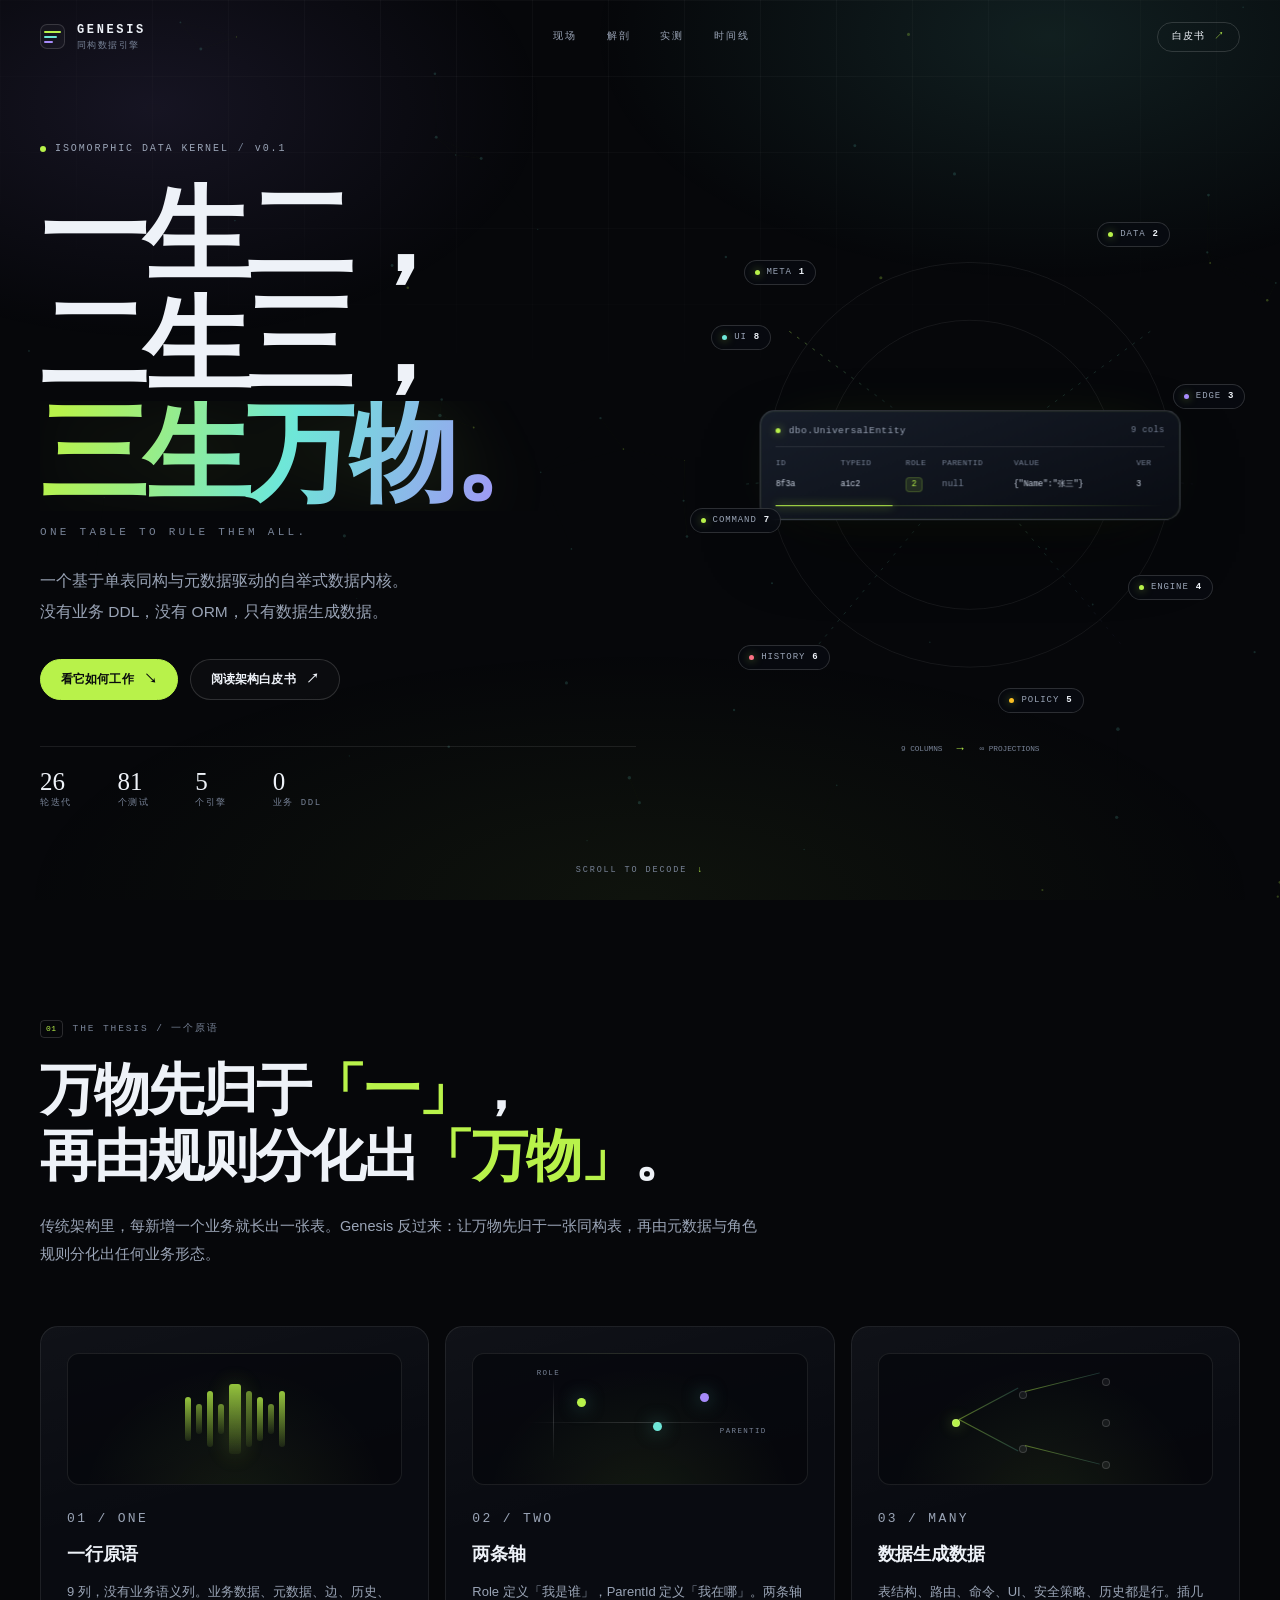
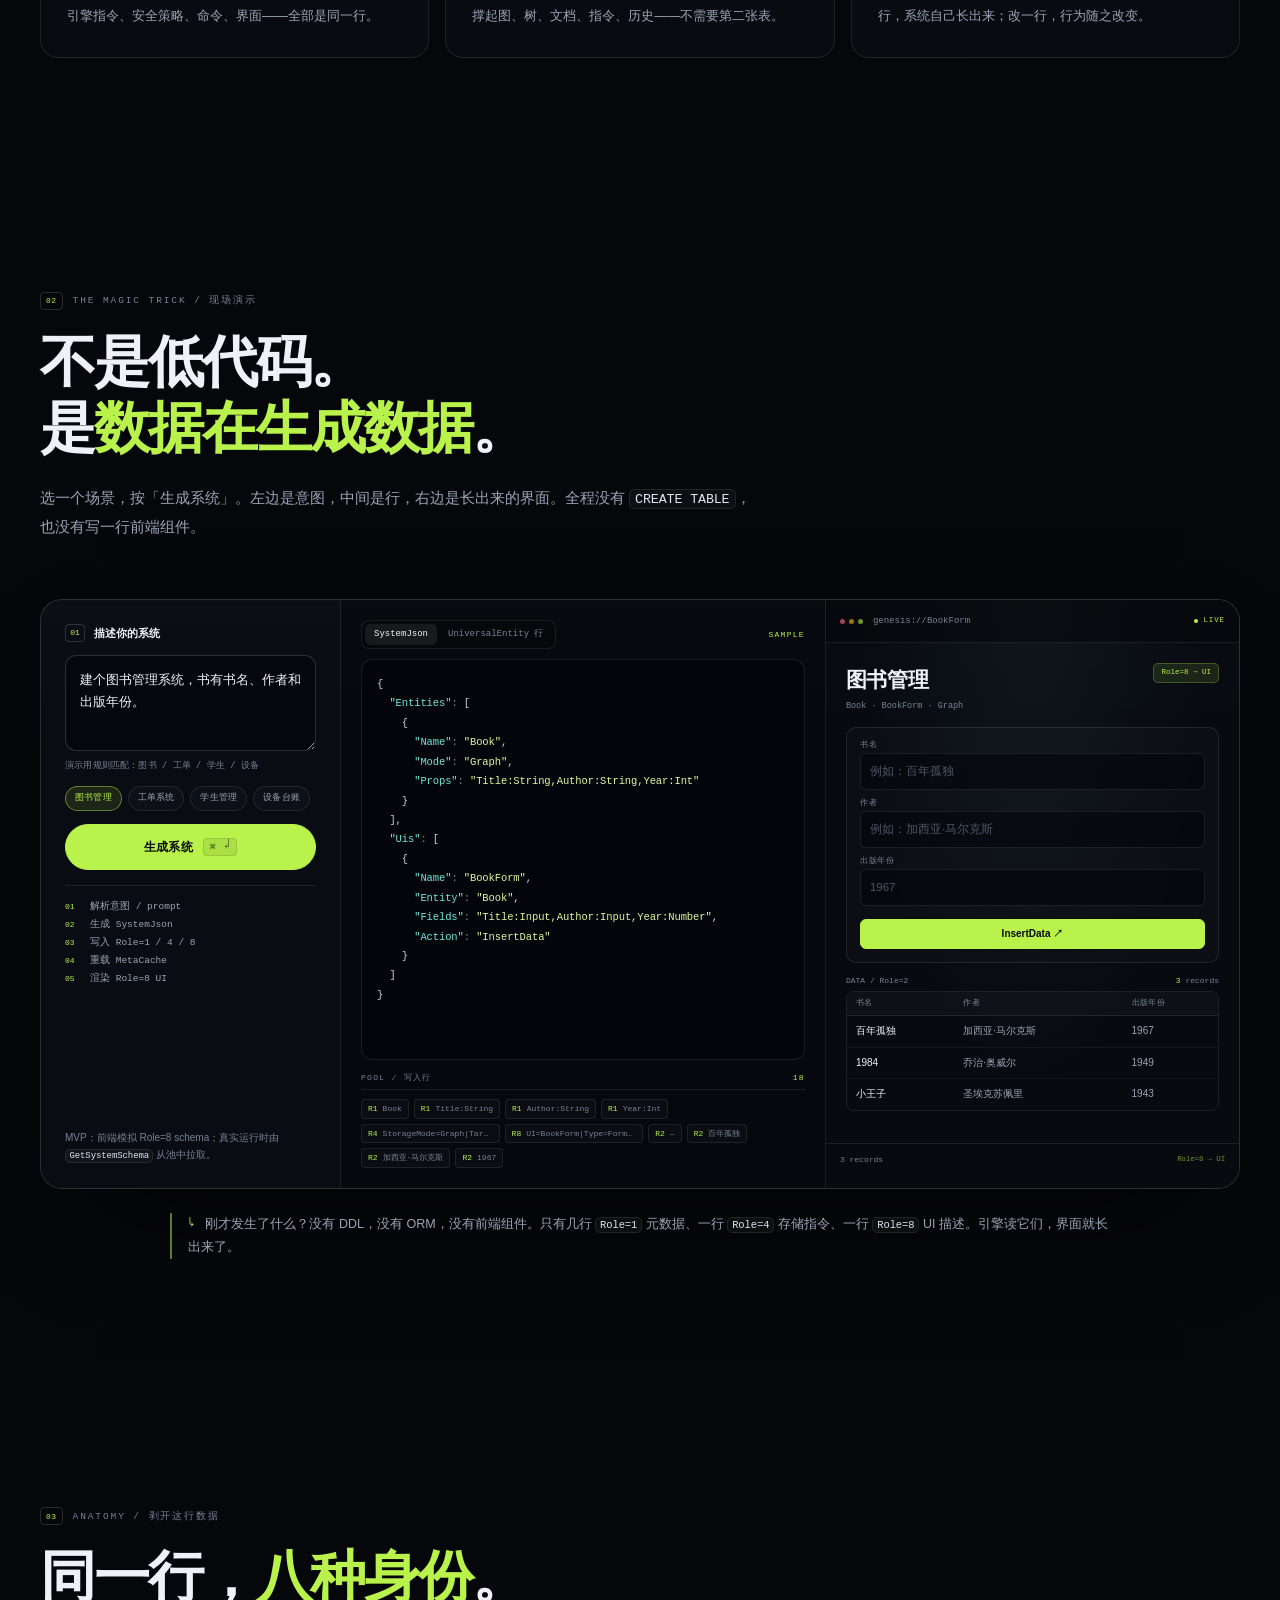
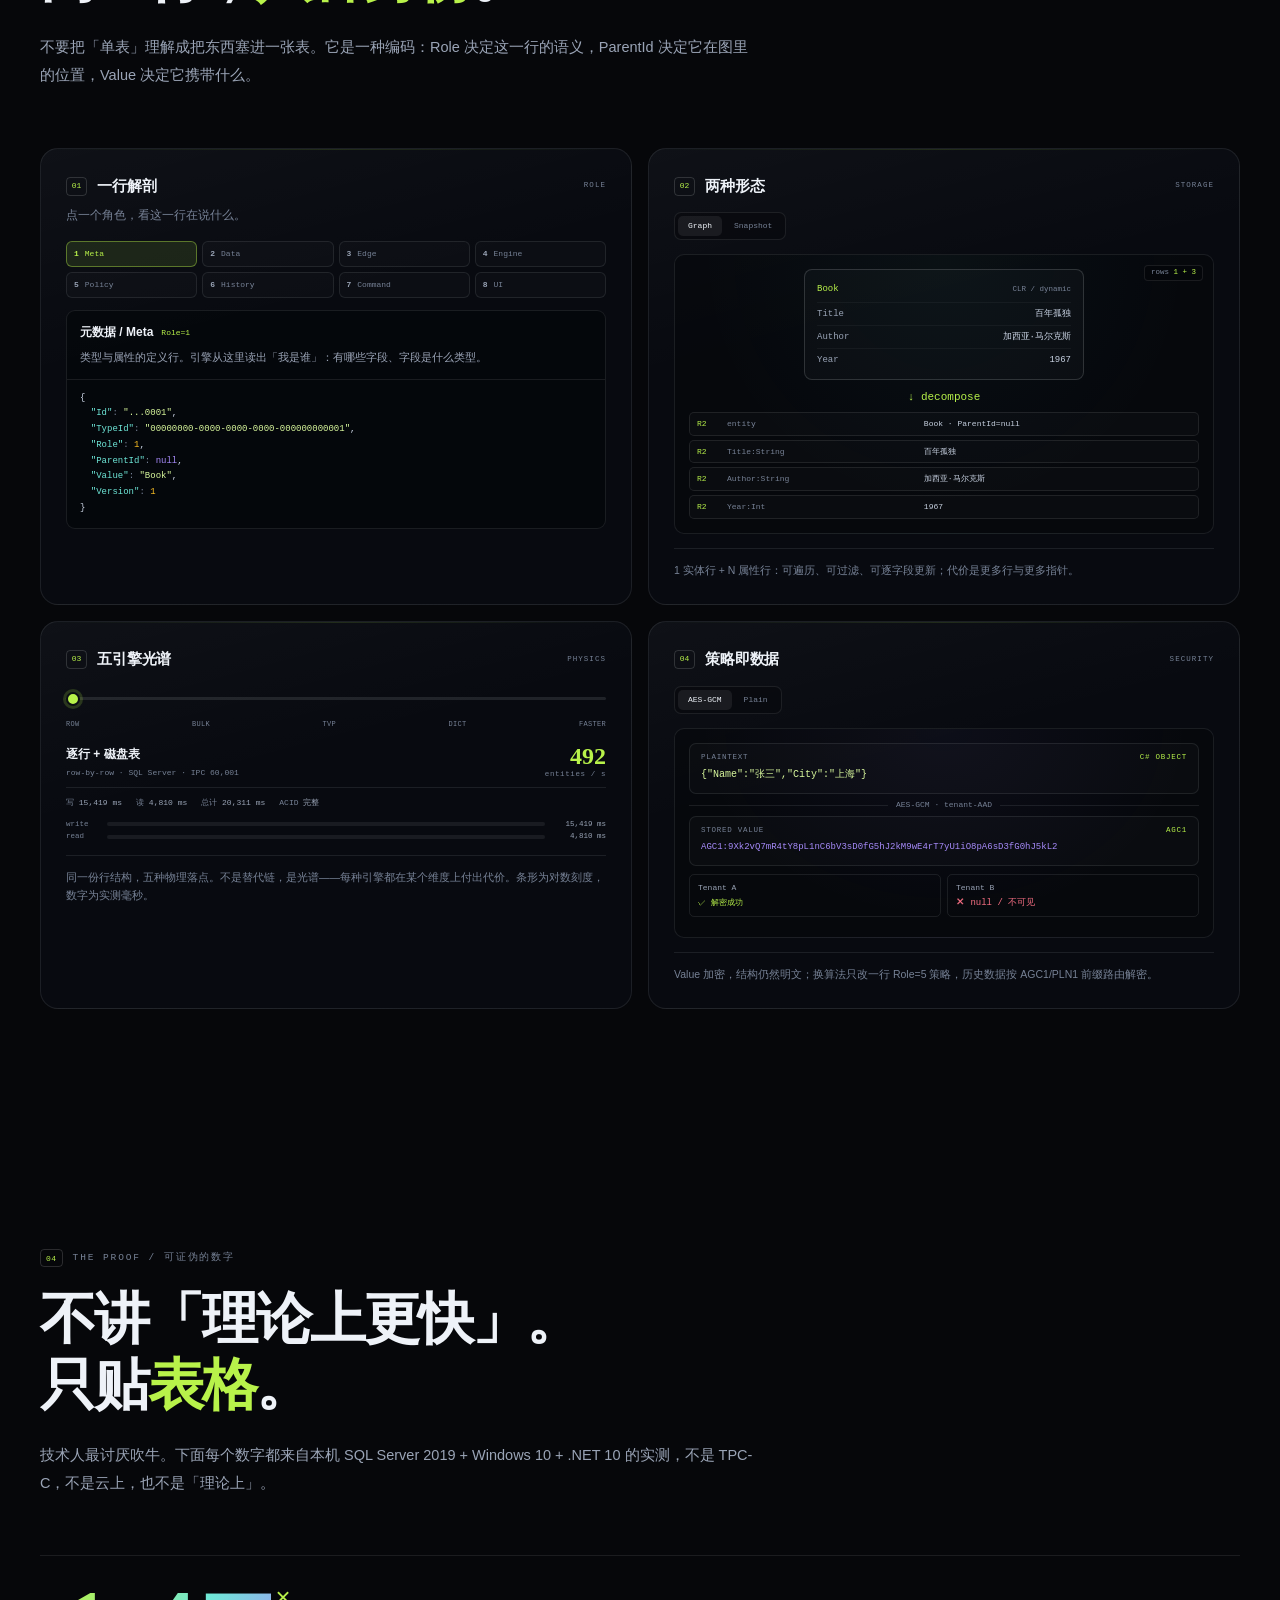
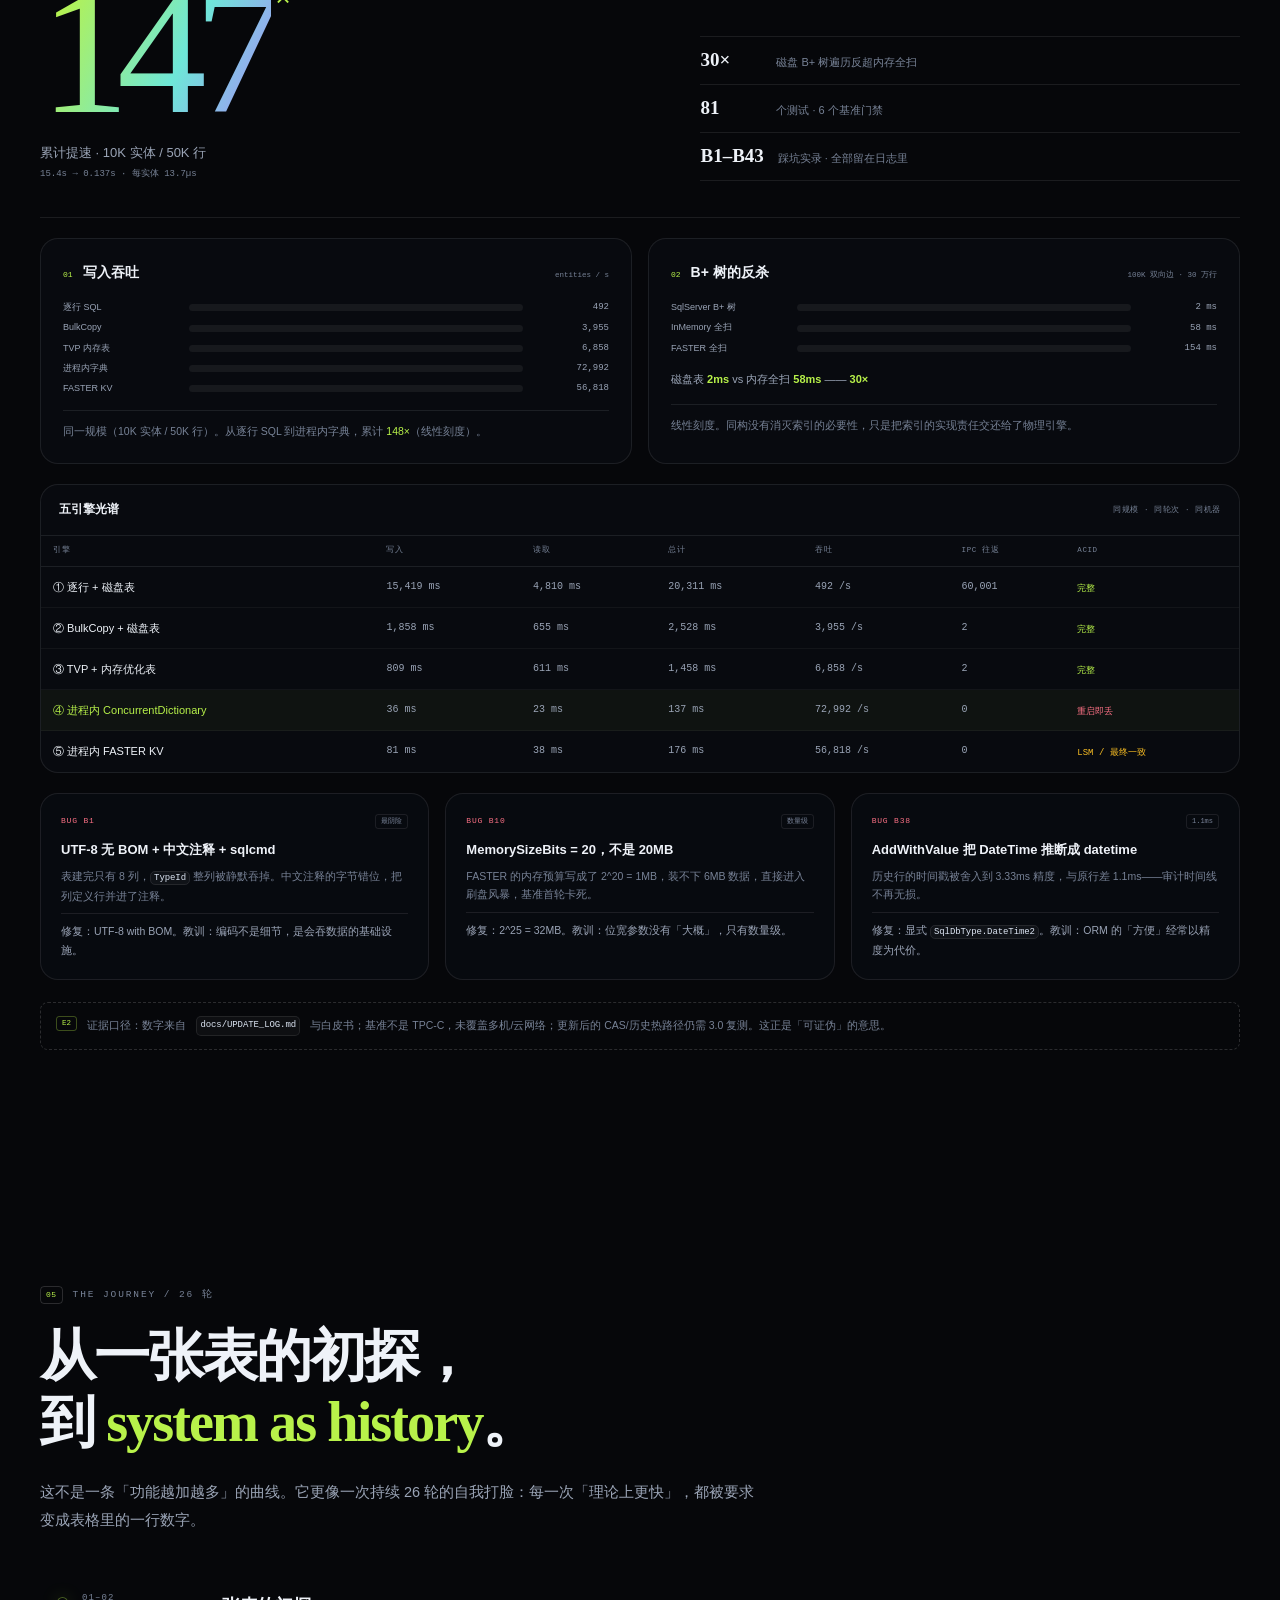
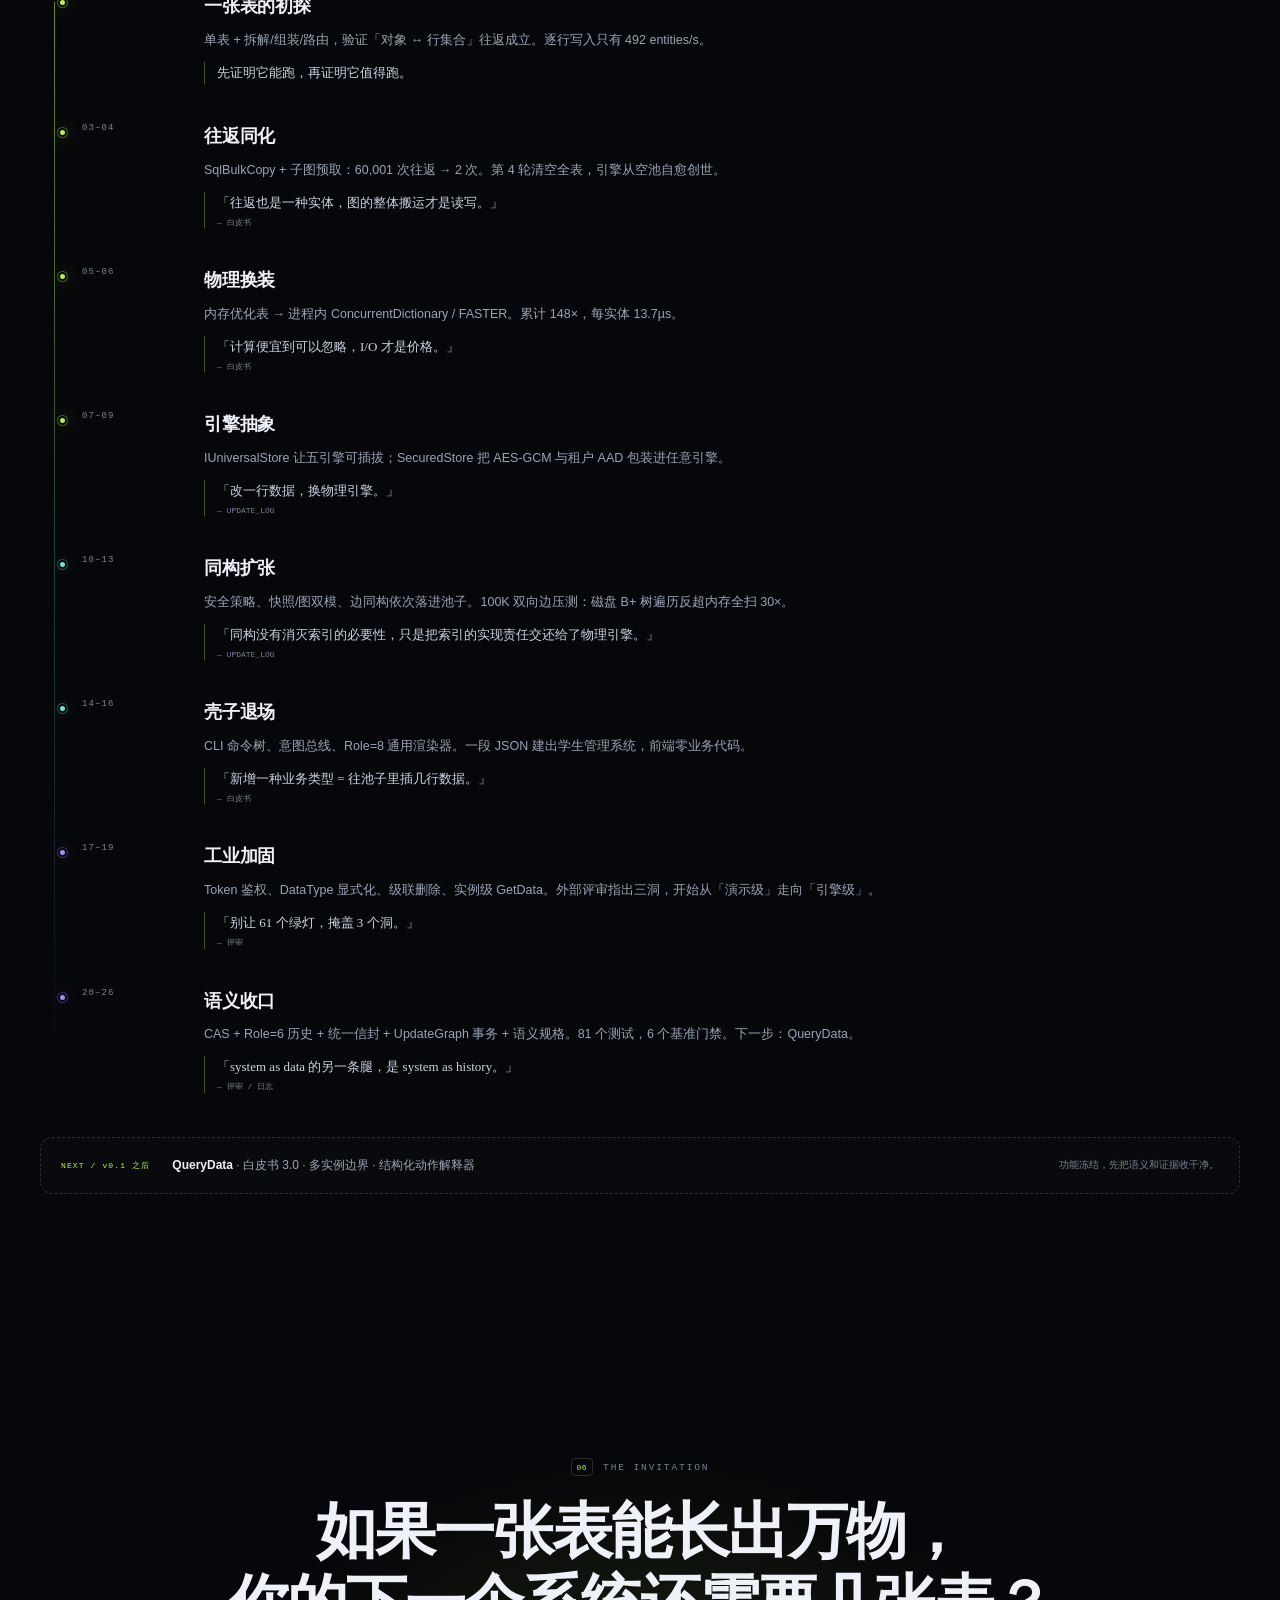
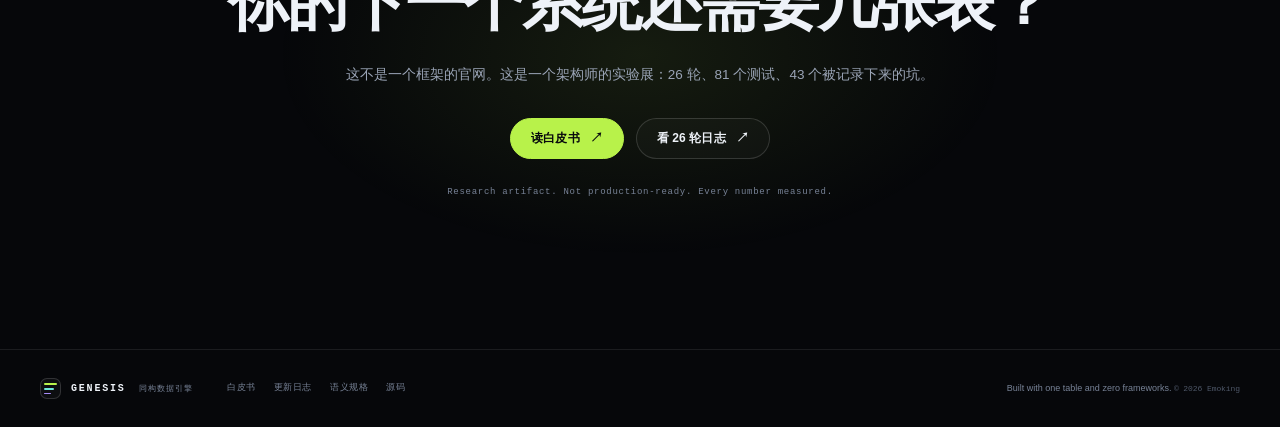
<file: showcase/index.html>
<!DOCTYPE html>
<html lang="zh-CN">
<head>
  <meta charset="UTF-8">
  <meta name="viewport" content="width=device-width, initial-scale=1.0">
  <title>Genesis — 同构数据引擎 / One Table to Rule Them All</title>
  <meta name="description" content="Genesis 是一个基于单表同构与元数据驱动的自举式数据内核。26 轮迭代、81 个测试、5 个物理引擎、0 业务 DDL。看一张表如何长出万物。">
  <meta name="theme-color" content="#07080c">
  <meta property="og:title" content="Genesis — 同构数据引擎">
  <meta property="og:description" content="一生二，二生三，三生万物。一个单表同构、元数据自举的数据内核。">
  <meta property="og:type" content="website">
  <script>
    document.documentElement.classList.add('js');
    setTimeout(function () {
      if (!window.__genesisReady) document.documentElement.classList.remove('js');
    }, 3000);
  </script>
  <link rel="icon" href="data:image/svg+xml,%3Csvg xmlns='http://www.w3.org/2000/svg' viewBox='0 0 64 64'%3E%3Crect width='64' height='64' rx='14' fill='%2307080c'/%3E%3Crect x='14' y='18' width='36' height='6' rx='3' fill='%23b8f24a'/%3E%3Crect x='14' y='29' width='36' height='6' rx='3' fill='%236ee7d8'/%3E%3Crect x='14' y='40' width='24' height='6' rx='3' fill='%23a78bfa'/%3E%3C/svg%3E">
  <link rel="stylesheet" href="assets/styles.css">
</head>
<body>
  <a class="skip-link" href="#main">跳到内容</a>
  <div class="noise" aria-hidden="true"></div>
  <div class="page-glow" aria-hidden="true"></div>

  <header class="nav" id="nav">
    <a class="brand" href="#top" aria-label="Genesis 首页">
      <span class="brand-mark" aria-hidden="true"><i></i><i></i><i></i></span>
      <span class="brand-text">GENESIS<small>同构数据引擎</small></span>
    </a>
    <nav class="nav-links" aria-label="页面章节">
      <a href="#demo">现场</a>
      <a href="#anatomy">解剖</a>
      <a href="#proof">实测</a>
      <a href="#timeline">时间线</a>
    </nav>
    <a class="nav-cta" href="../docs/GenesisWhitepaper.md">白皮书 <span aria-hidden="true">↗</span></a>
  </header>

  <main id="main">
    <!-- ================= HERO ================= -->
    <section class="hero" id="top">
      <canvas id="hero-canvas" aria-hidden="true"></canvas>
      <div class="hero-inner">
        <div class="hero-copy">
          <p class="eyebrow"><span class="pulse" aria-hidden="true"></span> ISOMORPHIC DATA KERNEL <span class="sep">/</span> v0.1</p>
          <h1 class="hero-title">
            <span class="line"><span>一生二，</span></span>
            <span class="line"><span>二生三，</span></span>
            <span class="line"><span class="grad">三生万物。</span></span>
          </h1>
          <p class="hero-en">One Table to Rule Them All.</p>
          <p class="hero-sub">一个基于单表同构与元数据驱动的自举式数据内核。<br>没有业务 DDL，没有 ORM，只有数据生成数据。</p>
          <div class="hero-actions">
            <a class="btn btn-primary" href="#demo">看它如何工作 <span aria-hidden="true">↘</span></a>
            <a class="btn btn-ghost" href="../docs/GenesisWhitepaper.md">阅读架构白皮书 <span aria-hidden="true">↗</span></a>
          </div>
          <dl class="hero-stats">
            <div><dt>26</dt><dd>轮迭代</dd></div>
            <div><dt>81</dt><dd>个测试</dd></div>
            <div><dt>5</dt><dd>个引擎</dd></div>
            <div><dt>0</dt><dd>业务 DDL</dd></div>
          </dl>
        </div>

        <div class="hero-visual" aria-hidden="true">
          <div class="orbit-stage">
            <svg class="orbit-svg" viewBox="0 0 560 560" fill="none">
              <defs>
                <linearGradient id="lineGrad" x1="0" y1="0" x2="1" y2="1">
                  <stop offset="0%" stop-color="#b8f24a" stop-opacity=".55"/>
                  <stop offset="55%" stop-color="#6ee7d8" stop-opacity=".18"/>
                  <stop offset="100%" stop-color="#a78bfa" stop-opacity=".05"/>
                </linearGradient>
              </defs>
              <g class="orbit-lines" stroke="url(#lineGrad)" stroke-width="1">
                <path d="M280 280 L280 58" />
                <path d="M280 280 L472 138" />
                <path d="M280 280 L512 300" />
                <path d="M280 280 L440 470" />
                <path d="M280 280 L280 512" />
                <path d="M280 280 L120 470" />
                <path d="M280 280 L48 300" />
                <path d="M280 280 L88 138" />
              </g>
              <g class="orbit-ring" stroke="#ffffff" stroke-opacity=".07">
                <ellipse cx="280" cy="280" rx="210" ry="210"/>
                <ellipse cx="280" cy="280" rx="150" ry="150"/>
              </g>
            </svg>

            <span class="orbit-chip c-meta"><i></i>Meta <b>1</b></span>
            <span class="orbit-chip c-data"><i></i>Data <b>2</b></span>
            <span class="orbit-chip c-edge"><i></i>Edge <b>3</b></span>
            <span class="orbit-chip c-engine"><i></i>Engine <b>4</b></span>
            <span class="orbit-chip c-security"><i></i>Policy <b>5</b></span>
            <span class="orbit-chip c-history"><i></i>History <b>6</b></span>
            <span class="orbit-chip c-command"><i></i>Command <b>7</b></span>
            <span class="orbit-chip c-ui"><i></i>UI <b>8</b></span>

            <div class="core-row">
              <div class="core-head">
                <span class="core-dot"></span>
                <span>dbo.UniversalEntity</span>
                <span class="core-count">9 cols</span>
              </div>
              <div class="core-cols">
                <span>Id</span><span>TypeId</span><span>Role</span><span>ParentId</span><span class="wide">Value</span><span>Ver</span>
              </div>
              <div class="core-values">
                <span class="mono">8f3a</span><span class="mono">a1c2</span><span class="role-pill">2</span><span class="dim">null</span><span class="wide mono ellipsis">{"Name":"张三"}</span><span class="mono">3</span>
              </div>
              <div class="core-stream" id="hero-stream"></div>
            </div>
          </div>
          <div class="stage-caption"><span class="mono">9 COLUMNS</span><span class="arrow" aria-hidden="true">→</span><span class="mono">∞ PROJECTIONS</span></div>
        </div>
      </div>
      <div class="hero-scroll"><span>SCROLL TO DECODE</span><i aria-hidden="true">↓</i></div>
    </section>

    <!-- ================= THESIS ================= -->
    <section class="manifesto section" id="thesis">
      <div class="section-head reveal">
        <p class="section-kicker"><span>01</span> THE THESIS / 一个原语</p>
        <h2>万物先归于<span class="accent">「一」</span>，<br>再由规则分化出<span class="accent">「万物」</span>。</h2>
        <p class="section-lede">传统架构里，每新增一个业务就长出一张表。Genesis 反过来：让万物先归于一张同构表，再由元数据与角色规则分化出任何业务形态。</p>
      </div>
      <div class="manifesto-grid">
        <article class="manifesto-card reveal">
          <div class="m-diagram m-one" aria-hidden="true">
            <span></span><span></span><span></span><span></span><span></span><span></span><span></span><span></span><span></span>
          </div>
          <p class="m-index">01 / ONE</p>
          <h3>一行原语</h3>
          <p>9 列，没有业务语义列。业务数据、元数据、边、历史、引擎指令、安全策略、命令、界面——全部是同一行。</p>
        </article>
        <article class="manifesto-card reveal">
          <div class="m-diagram m-two" aria-hidden="true">
            <span class="axis axis-y">Role</span>
            <span class="axis axis-x">ParentId</span>
            <i class="dot d1"></i><i class="dot d2"></i><i class="dot d3"></i>
          </div>
          <p class="m-index">02 / TWO</p>
          <h3>两条轴</h3>
          <p>Role 定义「我是谁」，ParentId 定义「我在哪」。两条轴撑起图、树、文档、指令、历史——不需要第二张表。</p>
        </article>
        <article class="manifesto-card reveal">
          <div class="m-diagram m-many" aria-hidden="true">
            <span class="node n1"></span><span class="node n2"></span><span class="node n3"></span><span class="node n4"></span><span class="node n5"></span><span class="node n6"></span>
            <span class="link l1"></span><span class="link l2"></span><span class="link l3"></span><span class="link l4"></span>
          </div>
          <p class="m-index">03 / MANY</p>
          <h3>数据生成数据</h3>
          <p>表结构、路由、命令、UI、安全策略、历史都是行。插几行，系统自己长出来；改一行，行为随之改变。</p>
        </article>
      </div>
    </section>

    <!-- ================= LIVE DEMO ================= -->
    <section class="demo-section section" id="demo">
      <div class="section-head reveal">
        <p class="section-kicker"><span>02</span> THE MAGIC TRICK / 现场演示</p>
        <h2>不是低代码。<br>是<span class="accent">数据在生成数据</span>。</h2>
        <p class="section-lede">选一个场景，按「生成系统」。左边是意图，中间是行，右边是长出来的界面。全程没有 <code>CREATE TABLE</code>，也没有写一行前端组件。</p>
      </div>

      <div class="demo-shell reveal">
        <aside class="demo-controls">
          <div class="control-head"><span class="step-index">01</span><span>描述你的系统</span></div>
          <label class="sr-only" for="prompt-input">用一句话描述你要的系统</label>
          <textarea id="prompt-input" rows="3" spellcheck="false">建个图书管理系统，书有书名、作者和出版年份。</textarea>
          <p class="input-hint">演示用规则匹配：图书 / 工单 / 学生 / 设备</p>
          <div class="chips" id="prompt-chips" role="group" aria-label="场景预设"></div>
          <button class="btn btn-primary btn-wide" id="generate-btn" type="button">
            生成系统 <span class="key" aria-hidden="true">⌘ ↵</span>
          </button>
          <div class="run-log" id="run-log" aria-live="polite">
            <div class="log-line"><span>00</span> 等待执行</div>
          </div>
          <p class="micro">MVP：前端模拟 Role=8 schema；真实运行时由 <code>GetSystemSchema</code> 从池中拉取。</p>
        </aside>

        <div class="demo-stage">
          <div class="stage-head">
            <div class="tabs" role="tablist" aria-label="底层视图">
              <button class="tab is-active" type="button" data-tab="schema" role="tab" aria-selected="true">SystemJson</button>
              <button class="tab" type="button" data-tab="rows" role="tab" aria-selected="false">UniversalEntity 行</button>
            </div>
            <span class="stage-status" id="stage-status">READY</span>
          </div>
          <div class="code-wrap">
            <pre class="code" id="code-panel" tabindex="0"><code></code></pre>
            <button class="copy-btn" id="copy-btn" type="button" aria-label="复制当前内容">复制</button>
          </div>
          <div class="pool">
            <div class="pool-head"><span>POOL / 写入行</span><span id="pool-count">0</span></div>
            <div class="pool-rows" id="pool-rows"></div>
          </div>
        </div>

        <div class="demo-app" id="demo-app">
          <div class="app-chrome">
            <span class="app-dots" aria-hidden="true"><i></i><i></i><i></i></span>
            <span class="app-url" id="app-url">genesis://idle</span>
            <span class="app-live"><i></i> LIVE</span>
          </div>
          <div class="app-body" id="app-body">
            <div class="app-empty" id="app-empty">
              <span class="app-empty-mark" aria-hidden="true">⌁</span>
              <p>等待一行元数据</p>
              <small>点击「生成系统」，这里会长出一个界面。</small>
            </div>
          </div>
          <div class="app-foot"><span id="app-count">0 rows</span><span class="mono">Role=8 → UI</span></div>
        </div>
      </div>

      <p class="demo-caption reveal"><span class="caption-mark" aria-hidden="true">↳</span> 刚才发生了什么？没有 DDL，没有 ORM，没有前端组件。只有几行 <code>Role=1</code> 元数据、一行 <code>Role=4</code> 存储指令、一行 <code>Role=8</code> UI 描述。引擎读它们，界面就长出来了。</p>
    </section>

    <!-- ================= ANATOMY ================= -->
    <section class="anatomy section" id="anatomy">
      <div class="section-head reveal">
        <p class="section-kicker"><span>03</span> ANATOMY / 剥开这行数据</p>
        <h2>同一行，<span class="accent">八种身份</span>。</h2>
        <p class="section-lede">不要把「单表」理解成把东西塞进一张表。它是一种编码：Role 决定这一行的语义，ParentId 决定它在图里的位置，Value 决定它携带什么。</p>
      </div>

      <div class="anatomy-grid">
        <article class="card card-role reveal">
          <div class="card-head"><span class="card-index">01</span><h3>一行解剖</h3><span class="card-tag">ROLE</span></div>
          <p class="card-lede">点一个角色，看这一行在说什么。</p>
          <div class="role-rail" id="role-rail" role="tablist" aria-label="角色类型"></div>
          <div class="role-detail" id="role-detail"></div>
        </article>

        <article class="card card-mode reveal">
          <div class="card-head"><span class="card-index">02</span><h3>两种形态</h3><span class="card-tag">STORAGE</span></div>
          <div class="segmented" id="mode-toggle" role="group" aria-label="存储形态">
            <button type="button" class="is-active" data-mode="graph">Graph</button>
            <button type="button" data-mode="snapshot">Snapshot</button>
          </div>
          <div class="mode-visual" id="mode-visual"></div>
          <p class="card-note" id="mode-note"></p>
        </article>

        <article class="card card-engine reveal">
          <div class="card-head"><span class="card-index">03</span><h3>五引擎光谱</h3><span class="card-tag">PHYSICS</span></div>
          <div class="engine-slider">
            <input id="engine-range" type="range" min="0" max="4" step="1" value="0" aria-label="切换物理引擎">
            <div class="engine-ticks"><span>Row</span><span>Bulk</span><span>TVP</span><span>Dict</span><span>FASTER</span></div>
          </div>
          <div class="engine-readout" id="engine-readout"></div>
          <div class="engine-bars" id="engine-bars"></div>
          <p class="card-note">同一份行结构，五种物理落点。不是替代链，是光谱——每种引擎都在某个维度上付出代价。条形为对数刻度，数字为实测毫秒。</p>
        </article>

        <article class="card card-crypto reveal">
          <div class="card-head"><span class="card-index">04</span><h3>策略即数据</h3><span class="card-tag">SECURITY</span></div>
          <div class="segmented" id="crypto-toggle" role="group" aria-label="加密策略">
            <button type="button" class="is-active" data-crypto="aes">AES-GCM</button>
            <button type="button" data-crypto="plain">Plain</button>
          </div>
          <div class="crypto-visual" id="crypto-visual"></div>
          <p class="card-note" id="crypto-note"></p>
        </article>
      </div>
    </section>

    <!-- ================= PROOF ================= -->
    <section class="proof section" id="proof">
      <div class="section-head reveal">
        <p class="section-kicker"><span>04</span> THE PROOF / 可证伪的数字</p>
        <h2>不讲「理论上更快」。<br>只贴<span class="accent">表格</span>。</h2>
        <p class="section-lede">技术人最讨厌吹牛。下面每个数字都来自本机 SQL Server 2019 + Windows 10 + .NET 10 的实测，不是 TPC-C，不是云上，也不是「理论上」。</p>
      </div>

      <div class="proof-top reveal">
        <div class="big-stat">
          <div class="big-number-wrap"><span class="big-number" data-count="148">148</span><span class="big-x">×</span></div>
          <p>累计提速 · 10K 实体 / 50K 行</p>
          <small>15.4s → 0.137s · 每实体 13.7µs</small>
        </div>
        <div class="proof-mini">
          <div><b>30×</b><span>磁盘 B+ 树遍历反超内存全扫</span></div>
          <div><b>81</b><span>个测试 · 6 个基准门禁</span></div>
          <div><b>B1–B43</b><span>踩坑实录 · 全部留在日志里</span></div>
        </div>
      </div>

      <div class="chart-grid">
        <article class="chart-card reveal">
          <div class="chart-head"><span>01</span><h3>写入吞吐</h3><span class="chart-unit">entities / s</span></div>
          <div class="bars" id="throughput-bars"></div>
          <p class="chart-note">同一规模（10K 实体 / 50K 行）。从逐行 SQL 到进程内字典，累计 <b>148×</b>（线性刻度）。</p>
        </article>
        <article class="chart-card chart-reversal reveal">
          <div class="chart-head"><span>02</span><h3>B+ 树的反杀</h3><span class="chart-unit">100K 双向边 · 30 万行</span></div>
          <div class="bars" id="reversal-bars"></div>
          <p class="chart-callout">磁盘表 <b>2ms</b> vs 内存全扫 <b>58ms</b> —— <b>30×</b></p>
          <p class="chart-note">线性刻度。同构没有消灭索引的必要性，只是把索引的实现责任交还给了物理引擎。</p>
        </article>
      </div>

      <div class="bench-wrap reveal">
        <div class="bench-head"><span>五引擎光谱</span><span class="mono">同规模 · 同轮次 · 同机器</span></div>
        <div class="bench-scroll">
          <table class="bench-table">
            <thead>
              <tr><th>引擎</th><th>写入</th><th>读取</th><th>总计</th><th>吞吐</th><th>IPC 往返</th><th>ACID</th></tr>
            </thead>
            <tbody>
              <tr><td>① 逐行 + 磁盘表</td><td class="num">15,419 ms</td><td class="num">4,810 ms</td><td class="num">20,311 ms</td><td class="num">492 /s</td><td class="num">60,001</td><td><span class="yes">完整</span></td></tr>
              <tr><td>② BulkCopy + 磁盘表</td><td class="num">1,858 ms</td><td class="num">655 ms</td><td class="num">2,528 ms</td><td class="num">3,955 /s</td><td class="num">2</td><td><span class="yes">完整</span></td></tr>
              <tr><td>③ TVP + 内存优化表</td><td class="num">809 ms</td><td class="num">611 ms</td><td class="num">1,458 ms</td><td class="num">6,858 /s</td><td class="num">2</td><td><span class="yes">完整</span></td></tr>
              <tr class="is-best"><td>④ 进程内 ConcurrentDictionary</td><td class="num">36 ms</td><td class="num">23 ms</td><td class="num">137 ms</td><td class="num">72,992 /s</td><td class="num">0</td><td><span class="no">重启即丢</span></td></tr>
              <tr><td>⑤ 进程内 FASTER KV</td><td class="num">81 ms</td><td class="num">38 ms</td><td class="num">176 ms</td><td class="num">56,818 /s</td><td class="num">0</td><td><span class="partial">LSM / 最终一致</span></td></tr>
            </tbody>
          </table>
        </div>
      </div>

      <div class="bug-grid">
        <article class="bug-card reveal">
          <div class="bug-top"><span class="bug-id">BUG B1</span><span class="bug-tag">最阴险</span></div>
          <h3>UTF-8 无 BOM + 中文注释 + sqlcmd</h3>
          <p>表建完只有 8 列，<code>TypeId</code> 整列被静默吞掉。中文注释的字节错位，把列定义行并进了注释。</p>
          <p class="bug-fix">修复：UTF-8 with BOM。教训：编码不是细节，是会吞数据的基础设施。</p>
        </article>
        <article class="bug-card reveal">
          <div class="bug-top"><span class="bug-id">BUG B10</span><span class="bug-tag">数量级</span></div>
          <h3>MemorySizeBits = 20，不是 20MB</h3>
          <p>FASTER 的内存预算写成了 2^20 = 1MB，装不下 6MB 数据，直接进入刷盘风暴，基准首轮卡死。</p>
          <p class="bug-fix">修复：2^25 = 32MB。教训：位宽参数没有「大概」，只有数量级。</p>
        </article>
        <article class="bug-card reveal">
          <div class="bug-top"><span class="bug-id">BUG B38</span><span class="bug-tag">1.1ms</span></div>
          <h3>AddWithValue 把 DateTime 推断成 datetime</h3>
          <p>历史行的时间戳被舍入到 3.33ms 精度，与原行差 1.1ms——审计时间线不再无损。</p>
          <p class="bug-fix">修复：显式 <code>SqlDbType.DateTime2</code>。教训：ORM 的「方便」经常以精度为代价。</p>
        </article>
      </div>

      <p class="evidence reveal"><span>E2</span> 证据口径：数字来自 <code>docs/UPDATE_LOG.md</code> 与白皮书；基准不是 TPC-C，未覆盖多机/云网络；更新后的 CAS/历史热路径仍需 3.0 复测。这正是「可证伪」的意思。</p>
    </section>

    <!-- ================= TIMELINE ================= -->
    <section class="timeline-section section" id="timeline">
      <div class="section-head reveal">
        <p class="section-kicker"><span>05</span> THE JOURNEY / 26 轮</p>
        <h2>从一张表的初探，<br>到 <span class="accent">system as history</span>。</h2>
        <p class="section-lede">这不是一条「功能越加越多」的曲线。它更像一次持续 26 轮的自我打脸：每一次「理论上更快」，都被要求变成表格里的一行数字。</p>
      </div>

      <ol class="timeline-list" id="timeline-list">
        <li class="timeline-item reveal">
          <span class="timeline-dot" aria-hidden="true"></span>
          <span class="timeline-round">01–02</span>
          <div class="timeline-body">
            <h3>一张表的初探</h3>
            <p>单表 + 拆解/组装/路由，验证「对象 ↔ 行集合」往返成立。逐行写入只有 492 entities/s。</p>
            <blockquote>先证明它能跑，再证明它值得跑。</blockquote>
          </div>
        </li>
        <li class="timeline-item reveal">
          <span class="timeline-dot" aria-hidden="true"></span>
          <span class="timeline-round">03–04</span>
          <div class="timeline-body">
            <h3>往返同化</h3>
            <p>SqlBulkCopy + 子图预取：60,001 次往返 → 2 次。第 4 轮清空全表，引擎从空池自愈创世。</p>
            <blockquote>「往返也是一种实体，图的整体搬运才是读写。」<cite>— 白皮书</cite></blockquote>
          </div>
        </li>
        <li class="timeline-item reveal">
          <span class="timeline-dot" aria-hidden="true"></span>
          <span class="timeline-round">05–06</span>
          <div class="timeline-body">
            <h3>物理换装</h3>
            <p>内存优化表 → 进程内 ConcurrentDictionary / FASTER。累计 148×，每实体 13.7µs。</p>
            <blockquote>「计算便宜到可以忽略，I/O 才是价格。」<cite>— 白皮书</cite></blockquote>
          </div>
        </li>
        <li class="timeline-item reveal">
          <span class="timeline-dot" aria-hidden="true"></span>
          <span class="timeline-round">07–09</span>
          <div class="timeline-body">
            <h3>引擎抽象</h3>
            <p>IUniversalStore 让五引擎可插拔；SecuredStore 把 AES-GCM 与租户 AAD 包装进任意引擎。</p>
            <blockquote>「改一行数据，换物理引擎。」<cite>— UPDATE_LOG</cite></blockquote>
          </div>
        </li>
        <li class="timeline-item reveal">
          <span class="timeline-dot" aria-hidden="true"></span>
          <span class="timeline-round">10–13</span>
          <div class="timeline-body">
            <h3>同构扩张</h3>
            <p>安全策略、快照/图双模、边同构依次落进池子。100K 双向边压测：磁盘 B+ 树遍历反超内存全扫 30×。</p>
            <blockquote>「同构没有消灭索引的必要性，只是把索引的实现责任交还给了物理引擎。」<cite>— UPDATE_LOG</cite></blockquote>
          </div>
        </li>
        <li class="timeline-item reveal">
          <span class="timeline-dot" aria-hidden="true"></span>
          <span class="timeline-round">14–16</span>
          <div class="timeline-body">
            <h3>壳子退场</h3>
            <p>CLI 命令树、意图总线、Role=8 通用渲染器。一段 JSON 建出学生管理系统，前端零业务代码。</p>
            <blockquote>「新增一种业务类型 = 往池子里插几行数据。」<cite>— 白皮书</cite></blockquote>
          </div>
        </li>
        <li class="timeline-item reveal">
          <span class="timeline-dot" aria-hidden="true"></span>
          <span class="timeline-round">17–19</span>
          <div class="timeline-body">
            <h3>工业加固</h3>
            <p>Token 鉴权、DataType 显式化、级联删除、实例级 GetData。外部评审指出三洞，开始从「演示级」走向「引擎级」。</p>
            <blockquote>「别让 61 个绿灯，掩盖 3 个洞。」<cite>— 评审</cite></blockquote>
          </div>
        </li>
        <li class="timeline-item reveal">
          <span class="timeline-dot" aria-hidden="true"></span>
          <span class="timeline-round">20–26</span>
          <div class="timeline-body">
            <h3>语义收口</h3>
            <p>CAS + Role=6 历史 + 统一信封 + UpdateGraph 事务 + 语义规格。81 个测试，6 个基准门禁。下一步：QueryData。</p>
            <blockquote>「system as data 的另一条腿，是 system as history。」<cite>— 评审 / 日志</cite></blockquote>
          </div>
        </li>
      </ol>

      <div class="next-card reveal">
        <span class="next-label">NEXT / v0.1 之后</span>
        <p><b>QueryData</b> · 白皮书 3.0 · 多实例边界 · 结构化动作解释器</p>
        <span class="next-note">功能冻结，先把语义和证据收干净。</span>
      </div>
    </section>

    <!-- ================= CLOSING ================= -->
    <section class="closing section">
      <div class="closing-inner reveal">
        <p class="section-kicker"><span>06</span> THE INVITATION</p>
        <h2>如果一张表能长出万物，<br>你的下一个系统还需要几张表？</h2>
        <p class="closing-sub">这不是一个框架的官网。这是一个架构师的实验展：26 轮、81 个测试、43 个被记录下来的坑。</p>
        <div class="closing-actions">
          <a class="btn btn-primary" href="../docs/GenesisWhitepaper.md">读白皮书 <span aria-hidden="true">↗</span></a>
          <a class="btn btn-ghost" href="../docs/UPDATE_LOG.md">看 26 轮日志 <span aria-hidden="true">↗</span></a>
        </div>
        <p class="closing-note">Research artifact. Not production-ready. Every number measured.</p>
      </div>
    </section>
  </main>

  <footer class="footer">
    <div class="footer-inner">
      <div class="footer-brand">
        <span class="brand-mark small" aria-hidden="true"><i></i><i></i><i></i></span>
        <span>GENESIS <small>同构数据引擎</small></span>
      </div>
      <nav class="footer-links" aria-label="文档">
        <a href="../docs/GenesisWhitepaper.md">白皮书</a>
        <a href="../docs/UPDATE_LOG.md">更新日志</a>
        <a href="../docs/Phase2SemanticSpec.md">语义规格</a>
        <a href="../src/Emoking.DAL/">源码</a>
      </nav>
      <p class="footer-note">Built with one table and zero frameworks. <span class="mono">© 2026 Emoking</span></p>
    </div>
  </footer>

  <div class="toast" id="toast" role="status" aria-live="polite"></div>
  <noscript><div class="noscript">交互演示需要 JavaScript；文字内容仍可正常阅读。</div></noscript>
  <script src="assets/app.js"></script>
</body>
</html>
</file>
<file: showcase/assets/styles.css>
/* ============================================================
   GENESIS / showcase
   A dark, editorial, data-driven one-pager.
   No frameworks. No build step. One table.
   ============================================================ */

:root {
  --bg: #06070a;
  --bg-2: #080a0f;
  --panel: rgba(14, 18, 27, 0.72);
  --panel-solid: #0d1119;
  --panel-2: rgba(19, 24, 35, 0.72);
  --text: #eef2f8;
  --muted: #9aa4b6;
  --dim: #778296;
  --line: rgba(255, 255, 255, 0.085);
  --line-2: rgba(255, 255, 255, 0.15);
  --lime: #b8f24a;
  --lime-2: #d6ff77;
  --lime-soft: rgba(184, 242, 74, 0.11);
  --cyan: #6ee7d8;
  --violet: #a78bfa;
  --amber: #fbbf24;
  --rose: #fb7185;
  --sans: "Inter", "SF Pro Display", "Segoe UI", "PingFang SC", "Microsoft YaHei", sans-serif;
  --serif: "Songti SC", "STSong", "Noto Serif SC", "SimSun", Georgia, serif;
  --mono: "JetBrains Mono", "Cascadia Code", "SFMono-Regular", Consolas, "Liberation Mono", monospace;
  --radius: 18px;
  --radius-sm: 12px;
  --max: 1320px;
  --ease: cubic-bezier(0.22, 1, 0.36, 1);
}

* { box-sizing: border-box; }

html {
  scroll-behavior: smooth;
  -webkit-text-size-adjust: 100%;
}

body {
  margin: 0;
  background: var(--bg);
  color: var(--text);
  font-family: var(--sans);
  font-size: 16px;
  line-height: 1.65;
  -webkit-font-smoothing: antialiased;
  text-rendering: optimizeLegibility;
  overflow-x: hidden;
}

body::before {
  content: "";
  position: fixed;
  inset: 0;
  z-index: 0;
  pointer-events: none;
  background-image:
    linear-gradient(rgba(255, 255, 255, 0.032) 1px, transparent 1px),
    linear-gradient(90deg, rgba(255, 255, 255, 0.032) 1px, transparent 1px);
  background-size: 76px 76px;
  mask-image: radial-gradient(ellipse 90% 60% at 50% 0%, #000 20%, transparent 78%);
  -webkit-mask-image: radial-gradient(ellipse 90% 60% at 50% 0%, #000 20%, transparent 78%);
}

::selection { background: var(--lime); color: #07080c; }

a { color: inherit; text-decoration: none; }
button, input, textarea, select { font: inherit; color: inherit; }
button { cursor: pointer; }
img, svg { display: block; max-width: 100%; }

h1, h2, h3, h4, p, dl, dd, dt, blockquote { margin: 0; }
ol, ul { margin: 0; padding: 0; list-style: none; }

code, .mono {
  font-family: var(--mono);
  font-size: 0.92em;
  letter-spacing: -0.01em;
}

code {
  padding: 0.12em 0.38em;
  border: 1px solid var(--line);
  border-radius: 5px;
  background: rgba(255, 255, 255, 0.035);
  color: #dce5f3;
}

.accent { color: var(--lime); }

.sr-only {
  position: absolute;
  width: 1px; height: 1px;
  padding: 0; margin: -1px;
  overflow: hidden;
  clip: rect(0, 0, 0, 0);
  white-space: nowrap;
  border: 0;
}

.skip-link {
  position: fixed;
  top: 12px; left: 12px;
  z-index: 10001;
  padding: 10px 14px;
  border-radius: 8px;
  background: var(--lime);
  color: #07080c;
  font: 600 12px var(--mono);
  transform: translateY(-160%);
  transition: transform 0.2s;
}
.skip-link:focus { transform: none; }

:focus-visible {
  outline: 2px solid var(--lime);
  outline-offset: 3px;
}

/* ---------- atmosphere ---------- */

.noise {
  position: fixed;
  inset: 0;
  z-index: 9000;
  pointer-events: none;
  opacity: 0.032;
  mix-blend-mode: soft-light;
  background-image: url("data:image/svg+xml,%3Csvg xmlns='http://www.w3.org/2000/svg' width='220' height='220'%3E%3Cfilter id='n'%3E%3CfeTurbulence type='fractalNoise' baseFrequency='0.82' numOctaves='4' stitchTiles='stitch'/%3E%3C/filter%3E%3Crect width='100%25' height='100%25' filter='url(%23n)' opacity='0.55'/%3E%3C/svg%3E");
}

.page-glow {
  position: fixed;
  inset: 0;
  z-index: 0;
  pointer-events: none;
  background:
    radial-gradient(ellipse 55% 42% at 82% 4%, rgba(110, 231, 216, 0.11), transparent 65%),
    radial-gradient(ellipse 45% 38% at 12% 12%, rgba(167, 139, 250, 0.10), transparent 68%),
    radial-gradient(ellipse 70% 40% at 50% 100%, rgba(184, 242, 74, 0.055), transparent 70%);
}

/* ---------- nav ---------- */

.nav {
  position: fixed;
  inset: 0 0 auto;
  z-index: 100;
  display: flex;
  align-items: center;
  justify-content: space-between;
  gap: 24px;
  height: 74px;
  padding: 0 40px;
  border-bottom: 1px solid transparent;
  transition: background 0.35s, border-color 0.35s, backdrop-filter 0.35s;
}
.nav.is-scrolled {
  background: rgba(6, 7, 10, 0.78);
  border-bottom-color: var(--line);
  backdrop-filter: blur(18px) saturate(140%);
  -webkit-backdrop-filter: blur(18px) saturate(140%);
}

.brand { display: flex; align-items: center; gap: 12px; min-width: max-content; }
.brand-mark {
  display: inline-flex;
  flex-direction: column;
  justify-content: center;
  gap: 3px;
  width: 25px;
  height: 25px;
  padding: 4px 3px;
  border: 1px solid var(--line-2);
  border-radius: 7px;
  background: rgba(255, 255, 255, 0.03);
}
.brand-mark i {
  display: block;
  height: 2px;
  border-radius: 2px;
  background: var(--lime);
}
.brand-mark i:nth-child(2) { width: 78%; background: var(--cyan); }
.brand-mark i:nth-child(3) { width: 52%; background: var(--violet); }
.brand-mark.small { width: 21px; height: 21px; }

.brand-text {
  display: flex;
  flex-direction: column;
  font: 600 12px/1 var(--mono);
  letter-spacing: 0.22em;
}
.brand-text small {
  margin-top: 5px;
  font: 400 9px/1 var(--sans);
  letter-spacing: 0.16em;
  color: var(--dim);
}

.nav-links { display: flex; align-items: center; gap: 30px; }
.nav-links a {
  position: relative;
  font: 500 10px/1 var(--mono);
  letter-spacing: 0.18em;
  color: var(--muted);
  text-transform: uppercase;
  transition: color 0.2s;
}
.nav-links a::after {
  content: "";
  position: absolute;
  left: 0; right: 100%; bottom: -8px;
  height: 1px;
  background: var(--lime);
  transition: right 0.3s var(--ease);
}
.nav-links a:hover { color: var(--text); }
.nav-links a:hover::after { right: 0; }

.nav-cta {
  display: inline-flex;
  align-items: center;
  gap: 8px;
  padding: 9px 14px;
  border: 1px solid var(--line-2);
  border-radius: 999px;
  font: 500 10px/1 var(--mono);
  letter-spacing: 0.13em;
  color: var(--text);
  transition: border-color 0.2s, background 0.2s, color 0.2s;
}
.nav-cta span { color: var(--lime); }
.nav-cta:hover { border-color: var(--lime); background: var(--lime-soft); }

/* ---------- hero ---------- */

.hero {
  position: relative;
  min-height: 100svh;
  padding: 140px 40px 90px;
  display: flex;
  flex-direction: column;
  justify-content: center;
  overflow: hidden;
}
#hero-canvas {
  position: absolute;
  inset: 0;
  width: 100%;
  height: 100%;
  z-index: 0;
  opacity: 0.55;
  pointer-events: none;
}
.hero-inner {
  position: relative;
  z-index: 2;
  display: grid;
  grid-template-columns: minmax(0, 1.05fr) minmax(0, 0.95fr);
  align-items: center;
  gap: clamp(30px, 5vw, 80px);
  width: 100%;
  max-width: var(--max);
  margin: 0 auto;
}

.eyebrow {
  display: flex;
  align-items: center;
  gap: 9px;
  font: 500 10px/1.4 var(--mono);
  letter-spacing: 0.19em;
  color: var(--muted);
}
.eyebrow .sep { color: var(--dim); }
.pulse {
  width: 6px; height: 6px;
  border-radius: 50%;
  background: var(--lime);
  box-shadow: 0 0 0 0 rgba(184, 242, 74, 0.5);
  animation: pulse 2.4s infinite;
}

.hero-title {
  margin: 26px 0 14px;
  font-family: var(--serif);
  font-weight: 600;
  font-size: clamp(58px, 8.4vw, 122px);
  line-height: 0.98;
  letter-spacing: -0.045em;
}
.hero-title .line { display: block; overflow: hidden; padding-bottom: 0.04em; }
.hero-title .line > span {
  display: inline-block;
  transform: translateY(110%);
  animation: rise 1s var(--ease) forwards;
}
.hero-title .line:nth-child(1) > span { animation-delay: 0.08s; }
.hero-title .line:nth-child(2) > span { animation-delay: 0.16s; }
.hero-title .line:nth-child(3) > span { animation-delay: 0.24s; }
.hero-title .grad {
  background: linear-gradient(108deg, var(--lime) 4%, var(--cyan) 48%, var(--violet) 96%);
  -webkit-background-clip: text;
  background-clip: text;
  color: transparent;
  filter: drop-shadow(0 0 34px rgba(184, 242, 74, 0.13));
}

.hero-en {
  font: 500 11px/1.4 var(--mono);
  letter-spacing: 0.30em;
  color: var(--dim);
  text-transform: uppercase;
}
.hero-sub {
  max-width: 580px;
  margin-top: 26px;
  color: var(--muted);
  font-size: 15.5px;
  line-height: 1.95;
}

.hero-actions { display: flex; flex-wrap: wrap; gap: 12px; margin-top: 32px; }

.btn {
  display: inline-flex;
  align-items: center;
  justify-content: center;
  gap: 10px;
  padding: 13px 20px;
  border: 1px solid transparent;
  border-radius: 999px;
  font: 600 12px/1 var(--sans);
  letter-spacing: 0.01em;
  transition: transform 0.25s var(--ease), background 0.25s, border-color 0.25s, box-shadow 0.25s, color 0.25s;
}
.btn span { font-family: var(--mono); font-size: 13px; }
.btn-primary {
  background: var(--lime);
  border-color: var(--lime);
  color: #080a0d;
  box-shadow: 0 0 0 0 rgba(184, 242, 74, 0.22);
}
.btn-primary:hover {
  background: var(--lime-2);
  transform: translateY(-2px);
  box-shadow: 0 12px 34px -12px rgba(184, 242, 74, 0.55);
}
.btn-ghost {
  background: rgba(255, 255, 255, 0.025);
  border-color: var(--line-2);
  color: var(--text);
}
.btn-ghost:hover {
  border-color: var(--lime);
  background: var(--lime-soft);
  transform: translateY(-2px);
}
.btn-wide { width: 100%; }

.hero-stats {
  display: flex;
  flex-wrap: wrap;
  gap: clamp(22px, 4vw, 46px);
  margin-top: 46px;
  padding-top: 22px;
  border-top: 1px solid var(--line);
}
.hero-stats div { display: flex; flex-direction: column; gap: 5px; }
.hero-stats dt {
  font-family: var(--serif);
  font-size: 25px;
  line-height: 1;
  color: var(--text);
}
.hero-stats dd {
  font: 500 9px/1 var(--mono);
  letter-spacing: 0.17em;
  text-transform: uppercase;
  color: var(--dim);
}

.hero-visual { position: relative; width: 100%; max-width: 620px; margin: 0 auto; }
.orbit-stage {
  position: relative;
  width: 100%;
  aspect-ratio: 1 / 1;
  max-height: 640px;
}
.orbit-svg {
  position: absolute;
  inset: 0;
  width: 100%;
  height: 100%;
  z-index: 0;
}
.orbit-lines path {
  stroke-dasharray: 3 7;
  animation: dash 16s linear infinite;
  opacity: 0.75;
}
.orbit-ring { animation: spin 80s linear infinite; transform-origin: 280px 280px; }
.orbit-ring ellipse:last-child { animation: spin 55s linear infinite reverse; transform-origin: 280px 280px; }

.orbit-chip {
  position: absolute;
  z-index: 3;
  display: inline-flex;
  align-items: center;
  gap: 7px;
  padding: 7px 10px;
  border: 1px solid var(--line-2);
  border-radius: 999px;
  background: rgba(9, 12, 18, 0.72);
  backdrop-filter: blur(8px);
  -webkit-backdrop-filter: blur(8px);
  font: 500 9px/1 var(--mono);
  letter-spacing: 0.10em;
  text-transform: uppercase;
  color: var(--muted);
  box-shadow: 0 12px 30px -20px #000;
  animation: float 7s ease-in-out infinite;
}
.orbit-chip i {
  width: 5px; height: 5px;
  border-radius: 50%;
  background: var(--lime);
  box-shadow: 0 0 8px rgba(184, 242, 74, 0.6);
}
.orbit-chip b { color: var(--text); font-weight: 600; }
.c-meta { top: 12%; left: 8%; animation-delay: -0.4s; }
.c-data { top: 5%; right: 13%; animation-delay: -1.5s; }
.c-edge { top: 35%; right: -1%; animation-delay: -2.3s; }
.c-engine { bottom: 25%; right: 5%; animation-delay: -3.1s; }
.c-security { bottom: 4%; right: 29%; animation-delay: -3.8s; }
.c-history { bottom: 12%; left: 7%; animation-delay: -4.6s; }
.c-command { top: 58%; left: -2%; animation-delay: -5.2s; }
.c-ui { top: 24%; left: 2%; animation-delay: -6.0s; }
.c-edge i { background: var(--violet); }
.c-security i { background: var(--amber); }
.c-history i { background: var(--rose); }
.c-ui i { background: var(--cyan); }

.core-row {
  position: absolute;
  top: 50%; left: 50%;
  z-index: 2;
  width: 78%;
  max-width: 430px;
  padding: 15px 15px 13px;
  border: 1px solid rgba(255, 255, 255, 0.16);
  border-radius: 15px;
  background:
    linear-gradient(160deg, rgba(25, 32, 45, 0.92), rgba(10, 13, 20, 0.94));
  box-shadow:
    0 0 0 1px rgba(184, 242, 74, 0.05) inset,
    0 30px 90px -35px rgba(0, 0, 0, 0.9),
    0 0 70px -30px rgba(184, 242, 74, 0.18);
  transform: translate(-50%, -50%);
  backdrop-filter: blur(14px);
  -webkit-backdrop-filter: blur(14px);
}
.core-head {
  display: flex;
  align-items: center;
  gap: 8px;
  padding-bottom: 11px;
  margin-bottom: 9px;
  border-bottom: 1px solid var(--line);
  font: 500 9.5px/1 var(--mono);
  letter-spacing: 0.05em;
  color: var(--muted);
}
.core-dot {
  width: 5px; height: 5px;
  border-radius: 50%;
  background: var(--lime);
  box-shadow: 0 0 8px rgba(184, 242, 74, 0.7);
}
.core-count { margin-left: auto; color: var(--dim); font-size: 8.5px; }
.core-cols, .core-values {
  display: grid;
  grid-template-columns: 0.9fr 0.9fr 0.48fr 1fr 1.75fr 0.42fr;
  gap: 4px;
  align-items: center;
  font-family: var(--mono);
}
.core-cols {
  padding-bottom: 6px;
  font-size: 8px;
  letter-spacing: 0.04em;
  color: var(--dim);
  text-transform: uppercase;
}
.core-values {
  font-size: 9px;
  color: #c9d2e1;
  min-height: 17px;
}
.core-values .dim { color: var(--dim); }
.core-values .role-pill {
  display: inline-flex;
  align-items: center;
  justify-content: center;
  width: 17px; height: 15px;
  border-radius: 4px;
  background: var(--lime-soft);
  color: var(--lime);
  font-size: 8.5px;
  border: 1px solid rgba(184, 242, 74, 0.2);
}
.ellipsis { overflow: hidden; text-overflow: ellipsis; white-space: nowrap; }
.core-stream {
  height: 1px;
  margin-top: 12px;
  background: linear-gradient(90deg, transparent, rgba(184, 242, 74, 0.35), transparent);
}
.core-stream::after {
  content: "";
  display: block;
  width: 30%;
  height: 1px;
  background: var(--lime);
  animation: scan 4.2s ease-in-out infinite;
  box-shadow: 0 0 8px var(--lime);
}

.stage-caption {
  display: flex;
  align-items: center;
  justify-content: center;
  gap: 14px;
  margin-top: 8px;
  font: 500 8.5px/1 var(--mono);
  letter-spacing: 0.22em;
  color: var(--dim);
  text-transform: uppercase;
}
.stage-caption .arrow { color: var(--lime); font-size: 12px; }

.hero-scroll {
  position: absolute;
  left: 50%;
  bottom: 26px;
  z-index: 3;
  display: flex;
  align-items: center;
  gap: 10px;
  transform: translateX(-50%);
  font: 500 8.5px/1 var(--mono);
  letter-spacing: 0.22em;
  color: var(--dim);
  text-transform: uppercase;
}
.hero-scroll i { color: var(--lime); font-style: normal; animation: bob 2.2s ease-in-out infinite; }

/* ---------- section scaffolding ---------- */

.section {
  position: relative;
  z-index: 2;
  width: 100%;
  max-width: var(--max);
  margin: 0 auto;
  padding: 124px 40px;
}
.section-head { max-width: 940px; margin-bottom: 58px; }
.section-kicker {
  display: flex;
  align-items: center;
  gap: 10px;
  margin-bottom: 20px;
  font: 500 9.5px/1.4 var(--mono);
  letter-spacing: 0.20em;
  text-transform: uppercase;
  color: var(--dim);
}
.section-kicker span {
  display: inline-flex;
  align-items: center;
  justify-content: center;
  min-width: 22px; height: 18px;
  padding: 0 5px;
  border: 1px solid var(--line-2);
  border-radius: 4px;
  color: var(--lime);
  font-size: 8px;
  letter-spacing: 0.06em;
}
.section h2 {
  font-family: var(--serif);
  font-weight: 600;
  font-size: clamp(34px, 4.4vw, 58px);
  line-height: 1.17;
  letter-spacing: -0.035em;
}
.section-lede {
  max-width: 720px;
  margin-top: 22px;
  color: var(--muted);
  font-size: 14.5px;
  line-height: 1.95;
}

/* ---------- manifesto ---------- */

.manifesto { padding-top: 120px; }
.manifesto-grid {
  display: grid;
  grid-template-columns: repeat(3, minmax(0, 1fr));
  gap: 16px;
}
.manifesto-card {
  position: relative;
  padding: 26px 26px 28px;
  border: 1px solid var(--line);
  border-radius: var(--radius);
  background:
    linear-gradient(165deg, rgba(255, 255, 255, 0.035), rgba(255, 255, 255, 0.008) 50%),
    rgba(10, 13, 20, 0.58);
  overflow: hidden;
  transition: border-color 0.3s, transform 0.4s var(--ease), background 0.3s;
}
.manifesto-card::after {
  content: "";
  position: absolute;
  inset: auto 0 0;
  height: 1px;
  background: linear-gradient(90deg, transparent, rgba(184, 242, 74, 0.35), transparent);
  opacity: 0;
  transition: opacity 0.3s;
}
.manifesto-card:hover { border-color: var(--line-2); transform: translateY(-4px); }
.manifesto-card:hover::after { opacity: 1; }

.m-diagram {
  position: relative;
  height: 132px;
  margin-bottom: 22px;
  border: 1px solid var(--line);
  border-radius: var(--radius-sm);
  background:
    radial-gradient(ellipse at 50% 120%, rgba(184, 242, 74, 0.08), transparent 65%),
    rgba(6, 8, 12, 0.7);
  overflow: hidden;
}
.m-one { display: flex; align-items: center; justify-content: center; gap: 5px; }
.m-one span {
  width: 6px;
  height: 44px;
  border-radius: 3px;
  background: linear-gradient(to top, rgba(184, 242, 74, 0.12), var(--lime));
  opacity: 0.8;
}
.m-one span:nth-child(2n) { height: 30px; opacity: 0.55; }
.m-one span:nth-child(3n) { height: 56px; }
.m-one span:nth-child(5) { width: 12px; height: 70px; box-shadow: 0 0 24px rgba(184, 242, 74, 0.3); }

.m-two { display: grid; place-items: center; }
.m-two::before {
  content: "";
  position: absolute;
  left: 24%; top: 18%; bottom: 18%;
  width: 1px;
  background: linear-gradient(to bottom, transparent, var(--line-2), transparent);
}
.m-two::after {
  content: "";
  position: absolute;
  top: 52%; left: 16%; right: 16%;
  height: 1px;
  background: linear-gradient(to right, transparent, var(--line-2), transparent);
}
.axis {
  position: absolute;
  font: 500 7.5px/1 var(--mono);
  letter-spacing: 0.18em;
  color: var(--dim);
  text-transform: uppercase;
}
.axis-y { left: 19%; top: 12%; }
.axis-x { right: 12%; top: 57%; }
.m-two .dot {
  position: absolute;
  width: 9px; height: 9px;
  border-radius: 50%;
  background: var(--cyan);
  box-shadow: 0 0 18px rgba(110, 231, 216, 0.5);
}
.m-two .d1 { left: 31%; top: 34%; background: var(--lime); }
.m-two .d2 { left: 54%; top: 52%; }
.m-two .d3 { left: 68%; top: 30%; background: var(--violet); }

.m-many .node {
  position: absolute;
  width: 8px; height: 8px;
  border-radius: 50%;
  border: 1px solid var(--line-2);
  background: rgba(255, 255, 255, 0.06);
}
.m-many .link {
  position: absolute;
  height: 1px;
  background: linear-gradient(90deg, rgba(184, 242, 74, 0.45), rgba(110, 231, 216, 0.2));
  transform-origin: left center;
}
.m-many .n1 { left: 22%; top: 50%; }
.m-many .n2 { left: 42%; top: 28%; }
.m-many .n3 { left: 42%; top: 70%; }
.m-many .n4 { left: 67%; top: 18%; }
.m-many .n5 { left: 67%; top: 50%; }
.m-many .n6 { left: 67%; top: 82%; }
.m-many .l1 { left: 24%; top: 50%; width: 20%; transform: rotate(-28deg); }
.m-many .l2 { left: 24%; top: 50%; width: 20%; transform: rotate(28deg); }
.m-many .l3 { left: 44%; top: 28%; width: 23%; transform: rotate(-14deg); }
.m-many .l4 { left: 44%; top: 70%; width: 23%; transform: rotate(14deg); }
.m-many .n1 { background: var(--lime); box-shadow: 0 0 14px rgba(184, 242, 74, 0.4); }

.m-index { margin-bottom: 8px; font: 500 9px/1 var(--mono); letter-spacing: 0.18em; color: var(--lime); }
.manifesto-card h3 { font-size: 18px; font-weight: 600; letter-spacing: -0.01em; }
.manifesto-card p { margin-top: 10px; color: var(--muted); font-size: 13px; line-height: 1.9; }

/* ---------- demo ---------- */

.demo-section { padding-top: 110px; }
.demo-shell {
  display: grid;
  grid-template-columns: 300px minmax(0, 1.08fr) minmax(0, 0.92fr);
  min-height: 590px;
  border: 1px solid var(--line-2);
  border-radius: 22px;
  background:
    linear-gradient(180deg, rgba(255, 255, 255, 0.025), transparent 20%),
    rgba(8, 10, 16, 0.72);
  box-shadow: 0 50px 120px -60px rgba(0, 0, 0, 0.9), 0 0 0 1px rgba(184, 242, 74, 0.02) inset;
  overflow: hidden;
}
.demo-controls {
  display: flex;
  flex-direction: column;
  gap: 13px;
  padding: 24px;
  border-right: 1px solid var(--line);
  background: rgba(12, 15, 22, 0.6);
}
.control-head {
  display: flex;
  align-items: center;
  gap: 9px;
  font: 600 11px/1.3 var(--sans);
  color: var(--text);
}
.step-index {
  display: inline-flex;
  align-items: center;
  justify-content: center;
  width: 20px; height: 18px;
  border: 1px solid var(--line-2);
  border-radius: 4px;
  color: var(--lime);
  font: 500 8px/1 var(--mono);
}
#prompt-input {
  width: 100%;
  min-height: 96px;
  padding: 13px 14px;
  border: 1px solid var(--line-2);
  border-radius: 11px;
  background: rgba(5, 7, 11, 0.7);
  color: var(--text);
  font-size: 13px;
  line-height: 1.7;
  resize: vertical;
  transition: border-color 0.2s, box-shadow 0.2s;
}
#prompt-input:focus {
  outline: none;
  border-color: var(--lime);
  box-shadow: 0 0 0 3px rgba(184, 242, 74, 0.08);
}
.input-hint { margin-top: -4px; font: 400 8.5px/1.5 var(--mono); color: var(--dim); letter-spacing: 0.02em; }
.chips { display: flex; flex-wrap: wrap; gap: 6px; }
.chip {
  padding: 7px 9px;
  border: 1px solid var(--line);
  border-radius: 999px;
  background: rgba(255, 255, 255, 0.02);
  font: 500 9px/1 var(--mono);
  letter-spacing: 0.02em;
  color: var(--muted);
  transition: border-color 0.2s, color 0.2s, background 0.2s;
}
.chip:hover { border-color: var(--line-2); color: var(--text); }
.chip.is-active { border-color: rgba(184, 242, 74, 0.45); background: var(--lime-soft); color: var(--lime); }
.key {
  display: inline-flex;
  align-items: center;
  justify-content: center;
  min-width: 34px;
  height: 18px;
  padding: 0 5px;
  border: 1px solid rgba(0, 0, 0, 0.18);
  border-radius: 4px;
  background: rgba(0, 0, 0, 0.12);
  font: 500 8px/1 var(--mono);
  opacity: 0.6;
}
.run-log {
  margin-top: 2px;
  padding-top: 12px;
  border-top: 1px solid var(--line);
  font: 400 9.5px/1.9 var(--mono);
  color: var(--dim);
}
.log-line { display: flex; gap: 8px; align-items: baseline; transition: color 0.2s; }
.log-line span { min-width: 17px; color: var(--dim); font-size: 8px; }
.log-line.is-active { color: var(--text); }
.log-line.is-active span { color: var(--lime); }
.log-line.is-done { color: var(--muted); }
.log-line.is-done span { color: var(--lime); }
.micro { margin-top: auto; color: var(--dim); font-size: 10px; line-height: 1.7; }
.micro code { font-size: 9px; }

.demo-stage {
  display: flex;
  flex-direction: column;
  min-width: 0;
  padding: 20px;
  border-right: 1px solid var(--line);
  background: rgba(7, 9, 14, 0.6);
}
.stage-head { display: flex; align-items: center; justify-content: space-between; gap: 12px; margin-bottom: 10px; }
.tabs { display: inline-flex; gap: 2px; padding: 3px; border: 1px solid var(--line); border-radius: 8px; background: rgba(0, 0, 0, 0.18); }
.tab {
  padding: 6px 9px;
  border: 0;
  border-radius: 5px;
  background: transparent;
  font: 500 9px/1 var(--mono);
  color: var(--dim);
  transition: color 0.2s, background 0.2s;
}
.tab:hover { color: var(--text); }
.tab.is-active { background: rgba(255, 255, 255, 0.07); color: var(--text); }
.stage-status {
  font: 500 8px/1 var(--mono);
  letter-spacing: 0.16em;
  color: var(--dim);
}
.stage-status.is-running { color: var(--amber); }
.stage-status.is-done { color: var(--lime); }

.code-wrap {
  position: relative;
  flex: 1;
  min-height: 270px;
  border: 1px solid var(--line);
  border-radius: 11px;
  background: rgba(4, 6, 10, 0.82);
  overflow: hidden;
}
.code {
  margin: 0;
  padding: 15px 15px 18px;
  min-height: 270px;
  max-height: 360px;
  overflow: auto;
  font: 400 10.5px/1.85 var(--mono);
  color: #c8d2e2;
  tab-size: 2;
  scrollbar-width: thin;
  scrollbar-color: rgba(255, 255, 255, 0.16) transparent;
}
.code::-webkit-scrollbar { width: 8px; height: 8px; }
.code::-webkit-scrollbar-thumb { background: rgba(255, 255, 255, 0.14); border-radius: 8px; }
.code code { padding: 0; border: 0; background: none; color: inherit; font-size: inherit; }
.tok-key { color: var(--cyan); }
.tok-str { color: #d9f99d; }
.tok-num { color: var(--amber); }
.tok-bool { color: var(--violet); }
.tok-punc { color: var(--dim); }
.tok-comment { color: #596275; }
.copy-btn {
  position: absolute;
  top: 9px; right: 9px;
  padding: 5px 8px;
  border: 1px solid var(--line);
  border-radius: 5px;
  background: rgba(10, 13, 19, 0.85);
  font: 500 8px/1 var(--mono);
  color: var(--dim);
  opacity: 0;
  transition: opacity 0.2s, color 0.2s, border-color 0.2s;
}
.code-wrap:hover .copy-btn, .copy-btn:focus { opacity: 1; }
.copy-btn:hover { color: var(--lime); border-color: rgba(184, 242, 74, 0.3); }

.pool { margin-top: 14px; }
.pool-head {
  display: flex;
  align-items: center;
  justify-content: space-between;
  padding-bottom: 7px;
  border-bottom: 1px solid var(--line);
  font: 500 8px/1 var(--mono);
  letter-spacing: 0.16em;
  color: var(--dim);
}
.pool-head span:last-child { color: var(--lime); }
.pool-rows { display: flex; flex-wrap: wrap; gap: 5px; margin-top: 9px; min-height: 48px; }
.pool-row {
  display: inline-flex;
  align-items: center;
  gap: 5px;
  padding: 4px 6px;
  border: 1px solid var(--line);
  border-radius: 4px;
  background: rgba(255, 255, 255, 0.025);
  font: 400 8px/1.2 var(--mono);
  color: var(--muted);
  opacity: 0;
  transform: translateY(5px);
  animation: pop 0.35s var(--ease) forwards;
}
.pool-row b { color: var(--lime); font-weight: 500; }
.pool-row .val { max-width: 110px; overflow: hidden; text-overflow: ellipsis; white-space: nowrap; color: var(--dim); }

.demo-app {
  display: flex;
  flex-direction: column;
  min-width: 0;
  background:
    radial-gradient(ellipse at 50% 0%, rgba(110, 231, 216, 0.05), transparent 60%),
    rgba(9, 12, 18, 0.8);
}
.app-chrome {
  display: flex;
  align-items: center;
  gap: 10px;
  height: 43px;
  padding: 0 14px;
  border-bottom: 1px solid var(--line);
  background: rgba(5, 7, 11, 0.6);
}
.app-dots { display: flex; gap: 4px; }
.app-dots i { width: 5px; height: 5px; border-radius: 50%; background: rgba(255, 255, 255, 0.18); }
.app-dots i:first-child { background: rgba(251, 113, 133, 0.6); }
.app-dots i:nth-child(2) { background: rgba(251, 191, 36, 0.6); }
.app-dots i:nth-child(3) { background: rgba(184, 242, 74, 0.6); }
.app-url { flex: 1; font: 400 9px/1 var(--mono); color: var(--dim); overflow: hidden; text-overflow: ellipsis; white-space: nowrap; }
.app-live {
  display: inline-flex;
  align-items: center;
  gap: 5px;
  font: 500 7.5px/1 var(--mono);
  letter-spacing: 0.12em;
  color: var(--lime);
}
.app-live i { width: 4px; height: 4px; border-radius: 50%; background: var(--lime); animation: pulse 2s infinite; }
.app-body {
  flex: 1;
  padding: 20px;
  overflow: auto;
  max-height: 500px;
  scrollbar-width: thin;
  scrollbar-color: rgba(255, 255, 255, 0.14) transparent;
}
.app-body::-webkit-scrollbar { width: 7px; }
.app-body::-webkit-scrollbar-thumb { background: rgba(255, 255, 255, 0.12); border-radius: 7px; }
.app-empty {
  display: flex;
  flex-direction: column;
  align-items: center;
  justify-content: center;
  gap: 4px;
  height: 100%;
  min-height: 280px;
  text-align: center;
  color: var(--dim);
}
.app-empty-mark {
  display: block;
  margin-bottom: 8px;
  font: 400 32px/1 var(--serif);
  color: rgba(184, 242, 74, 0.4);
}
.app-empty p { font-size: 13px; color: var(--muted); }
.app-empty small { font-size: 10.5px; color: var(--dim); }
.app-foot {
  display: flex;
  align-items: center;
  justify-content: space-between;
  height: 33px;
  padding: 0 14px;
  border-top: 1px solid var(--line);
  font: 400 8px/1 var(--mono);
  color: var(--dim);
}
.app-foot .mono { color: rgba(184, 242, 74, 0.6); }

/* generated app */
.gen-head { display: flex; align-items: flex-start; justify-content: space-between; gap: 12px; margin-bottom: 14px; }
.gen-head h4 { font-family: var(--serif); font-size: 21px; font-weight: 600; letter-spacing: -0.02em; }
.gen-head p { margin-top: 3px; font: 400 8.5px/1.4 var(--mono); color: var(--dim); }
.gen-badge {
  display: inline-flex;
  align-items: center;
  gap: 5px;
  padding: 5px 7px;
  border: 1px solid rgba(184, 242, 74, 0.25);
  border-radius: 5px;
  background: var(--lime-soft);
  font: 500 7.5px/1 var(--mono);
  color: var(--lime);
  white-space: nowrap;
}
.gen-form { display: grid; gap: 9px; padding: 13px; border: 1px solid var(--line); border-radius: 10px; background: rgba(255, 255, 255, 0.018); }
.field { display: grid; gap: 4px; }
.field label { font: 500 8px/1 var(--mono); letter-spacing: 0.08em; color: var(--dim); text-transform: uppercase; }
.field input, .field select {
  width: 100%;
  padding: 8px 9px;
  border: 1px solid var(--line);
  border-radius: 6px;
  background: rgba(4, 6, 10, 0.6);
  color: var(--text);
  font-size: 11.5px;
  transition: border-color 0.2s;
}
.field input:focus, .field select:focus { outline: none; border-color: rgba(184, 242, 74, 0.5); }
.field input::placeholder { color: #4d5566; }
.gen-submit {
  margin-top: 4px;
  padding: 9px 12px;
  border: 1px solid var(--lime);
  border-radius: 6px;
  background: var(--lime);
  color: #080a0d;
  font: 600 10px/1 var(--sans);
  transition: background 0.2s, transform 0.2s;
}
.gen-submit:hover { background: var(--lime-2); transform: translateY(-1px); }
.gen-table-wrap { margin-top: 14px; }
.gen-table-head { display: flex; align-items: center; justify-content: space-between; margin-bottom: 6px; font: 500 8px/1 var(--mono); color: var(--dim); }
.gen-table-head b { color: var(--lime); font-weight: 500; }
.gen-scroll { overflow-x: auto; border: 1px solid var(--line); border-radius: 8px; }
.gen-table { width: 100%; min-width: 340px; border-collapse: collapse; font-size: 10px; }
.gen-table th {
  padding: 7px 9px;
  text-align: left;
  font: 500 7.5px/1.3 var(--mono);
  letter-spacing: 0.05em;
  color: var(--dim);
  text-transform: uppercase;
  background: rgba(255, 255, 255, 0.025);
  border-bottom: 1px solid var(--line);
  white-space: nowrap;
}
.gen-table td { padding: 7px 9px; border-bottom: 1px solid rgba(255, 255, 255, 0.045); color: var(--muted); white-space: nowrap; }
.gen-table tr:last-child td { border-bottom: 0; }
.gen-table td:first-child { color: var(--text); }
.status-pill {
  display: inline-flex;
  align-items: center;
  gap: 4px;
  padding: 3px 6px;
  border-radius: 999px;
  border: 1px solid var(--line);
  font: 500 7.5px/1 var(--mono);
}
.status-pill::before { content: ""; width: 4px; height: 4px; border-radius: 50%; background: currentColor; }
.status-pill[data-tone="open"] { color: var(--amber); border-color: rgba(251, 191, 36, 0.2); background: rgba(251, 191, 36, 0.06); }
.status-pill[data-tone="doing"] { color: var(--cyan); border-color: rgba(110, 231, 216, 0.2); background: rgba(110, 231, 216, 0.06); }
.status-pill[data-tone="done"] { color: var(--lime); border-color: rgba(184, 242, 74, 0.2); background: rgba(184, 242, 74, 0.06); }
.gen-empty { padding: 16px 10px; text-align: center; font-size: 10px; color: var(--dim); }

.demo-caption {
  max-width: 940px;
  margin: 24px auto 0;
  padding-left: 16px;
  border-left: 2px solid rgba(184, 242, 74, 0.5);
  font-size: 12.5px;
  line-height: 1.85;
  color: var(--muted);
}
.caption-mark { margin-right: 8px; color: var(--lime); }
.demo-caption code { font-size: 10.5px; }

/* ---------- anatomy ---------- */

.anatomy-grid { display: grid; grid-template-columns: repeat(2, minmax(0, 1fr)); gap: 16px; }
.card {
  position: relative;
  display: flex;
  flex-direction: column;
  padding: 25px;
  border: 1px solid var(--line);
  border-radius: var(--radius);
  background:
    linear-gradient(165deg, rgba(255, 255, 255, 0.028), transparent 38%),
    rgba(10, 13, 20, 0.66);
  overflow: hidden;
}
.card::before {
  content: "";
  position: absolute;
  inset: 0 0 auto;
  height: 1px;
  background: linear-gradient(90deg, transparent, rgba(184, 242, 74, 0.22), transparent);
  opacity: 0.6;
}
.card-head { display: flex; align-items: center; gap: 10px; }
.card-index {
  display: inline-flex;
  align-items: center;
  justify-content: center;
  width: 21px; height: 19px;
  border: 1px solid var(--line-2);
  border-radius: 4px;
  font: 500 8px/1 var(--mono);
  color: var(--lime);
}
.card-head h3 { font-size: 15px; font-weight: 600; letter-spacing: -0.01em; }
.card-tag {
  margin-left: auto;
  font: 500 7.5px/1 var(--mono);
  letter-spacing: 0.14em;
  color: var(--dim);
}
.card-lede { margin-top: 8px; color: var(--dim); font-size: 11.5px; }
.card-note { margin-top: 14px; padding-top: 12px; border-top: 1px solid var(--line); color: var(--dim); font-size: 10.5px; line-height: 1.75; }

.role-rail {
  display: grid;
  grid-template-columns: repeat(4, minmax(0, 1fr));
  gap: 5px;
  margin-top: 16px;
}
.role-btn {
  display: flex;
  align-items: center;
  gap: 6px;
  padding: 8px 7px;
  border: 1px solid var(--line);
  border-radius: 6px;
  background: rgba(255, 255, 255, 0.018);
  font: 500 8px/1 var(--mono);
  color: var(--dim);
  transition: border-color 0.2s, background 0.2s, color 0.2s;
}
.role-btn b { color: var(--muted); font-weight: 600; }
.role-btn:hover { border-color: var(--line-2); color: var(--muted); }
.role-btn.is-active {
  border-color: rgba(184, 242, 74, 0.4);
  background: var(--lime-soft);
  color: var(--lime);
}
.role-btn.is-active b { color: var(--lime); }
.role-detail { margin-top: 12px; border: 1px solid var(--line); border-radius: 9px; background: rgba(4, 6, 10, 0.55); overflow: hidden; }
.role-desc { padding: 12px 13px; border-bottom: 1px solid var(--line); }
.role-desc-top { display: flex; align-items: center; gap: 8px; margin-bottom: 5px; }
.role-desc-top strong { font-size: 12px; font-weight: 600; }
.role-desc-top span { font: 500 8px/1 var(--mono); color: var(--lime); }
.role-desc p { color: var(--muted); font-size: 10.5px; line-height: 1.75; }
.role-deprecated { padding: 2px 5px; border: 1px solid rgba(251, 113, 133, 0.3); border-radius: 3px; color: var(--rose) !important; }
.role-json { margin: 0; padding: 11px 13px; overflow-x: auto; font: 400 9px/1.75 var(--mono); color: #c8d2e2; }
.role-json .k { color: var(--cyan); }
.role-json .s { color: #d9f99d; }
.role-json .n { color: var(--amber); }
.role-json .z { color: var(--violet); }
.role-json .p { color: var(--dim); }

.segmented {
  display: inline-flex;
  align-self: flex-start;
  gap: 2px;
  margin-top: 14px;
  padding: 3px;
  border: 1px solid var(--line);
  border-radius: 7px;
  background: rgba(0, 0, 0, 0.18);
}
.segmented button {
  padding: 6px 10px;
  border: 0;
  border-radius: 5px;
  background: transparent;
  font: 500 8px/1 var(--mono);
  color: var(--dim);
  transition: color 0.2s, background 0.2s;
}
.segmented button:hover { color: var(--muted); }
.segmented button.is-active { background: rgba(255, 255, 255, 0.07); color: var(--text); }

.mode-visual {
  position: relative;
  flex: 1;
  min-height: 230px;
  margin-top: 14px;
  padding: 14px;
  border: 1px solid var(--line);
  border-radius: 10px;
  background:
    radial-gradient(ellipse at 50% 0%, rgba(110, 231, 216, 0.04), transparent 65%),
    rgba(4, 6, 10, 0.5);
  overflow: hidden;
}
.mode-object {
  width: 74%;
  max-width: 280px;
  margin: 0 auto 12px;
  padding: 11px 12px;
  border: 1px solid var(--line-2);
  border-radius: 8px;
  background: rgba(255, 255, 255, 0.025);
  font: 400 9px/1.8 var(--mono);
  color: var(--muted);
}
.mode-object .mode-obj-head { display: flex; align-items: center; justify-content: space-between; margin-bottom: 4px; color: var(--text); }
.mode-object .mode-obj-head span:first-child { color: var(--lime); }
.mode-object .mode-obj-head span:last-child { font-size: 7.5px; color: var(--dim); }
.mode-object .kv { display: flex; justify-content: space-between; gap: 12px; border-top: 1px solid rgba(255, 255, 255, 0.045); padding-top: 3px; margin-top: 3px; }
.mode-object .kv span:last-child { color: #c8d2e2; }
.mode-arrow { text-align: center; margin: 6px 0 9px; color: var(--lime); font: 400 11px/1 var(--mono); }
.row-stack { display: grid; gap: 4px; }
.mini-row {
  display: grid;
  grid-template-columns: 24px 1fr 1.4fr;
  gap: 6px;
  align-items: center;
  padding: 6px 7px;
  border: 1px solid var(--line);
  border-radius: 5px;
  background: rgba(255, 255, 255, 0.018);
  font: 400 8px/1.2 var(--mono);
  color: var(--dim);
  animation: rowIn 0.4s var(--ease) both;
}
.mini-row b { color: var(--lime); font-weight: 500; }
.mini-row .mv { color: #c8d2e2; overflow: hidden; text-overflow: ellipsis; white-space: nowrap; }
.mini-row .mt { color: var(--dim); overflow: hidden; text-overflow: ellipsis; white-space: nowrap; }
.mode-count {
  position: absolute;
  top: 10px; right: 10px;
  padding: 3px 6px;
  border: 1px solid var(--line);
  border-radius: 4px;
  font: 500 7.5px/1 var(--mono);
  color: var(--dim);
  background: rgba(5, 7, 11, 0.7);
}
.mode-count b { color: var(--lime); font-weight: 500; }

.engine-slider { margin-top: 16px; }
#engine-range {
  width: 100%;
  height: 22px;
  margin: 0;
  appearance: none;
  -webkit-appearance: none;
  background: transparent;
  cursor: pointer;
}
#engine-range::-webkit-slider-runnable-track {
  height: 3px;
  border-radius: 3px;
  background: linear-gradient(90deg, var(--lime) 0%, var(--lime) var(--p, 0%), rgba(255, 255, 255, 0.1) var(--p, 0%));
}
#engine-range::-moz-range-track { height: 3px; border-radius: 3px; background: rgba(255, 255, 255, 0.1); }
#engine-range::-moz-range-progress { height: 3px; border-radius: 3px; background: var(--lime); }
#engine-range::-webkit-slider-thumb {
  appearance: none;
  -webkit-appearance: none;
  width: 14px; height: 14px;
  margin-top: -5.5px;
  border: 2px solid #0b0e14;
  border-radius: 50%;
  background: var(--lime);
  box-shadow: 0 0 0 3px rgba(184, 242, 74, 0.18);
}
#engine-range::-moz-range-thumb { width: 12px; height: 12px; border: 2px solid #0b0e14; border-radius: 50%; background: var(--lime); }
.engine-ticks { display: flex; justify-content: space-between; margin-top: 3px; font: 400 7px/1 var(--mono); color: var(--dim); text-transform: uppercase; letter-spacing: 0.04em; }

.engine-readout { display: grid; grid-template-columns: 1fr auto; gap: 8px 12px; align-items: end; margin-top: 16px; }
.engine-name { font-size: 12px; font-weight: 600; }
.engine-name small { display: block; margin-top: 3px; font: 400 8px/1.3 var(--mono); color: var(--dim); }
.engine-throughput { text-align: right; font: 600 24px/1 var(--serif); color: var(--lime); }
.engine-throughput small { display: block; margin-top: 3px; font: 400 7.5px/1 var(--mono); color: var(--dim); letter-spacing: 0.08em; }
.engine-stats { grid-column: 1 / -1; display: flex; flex-wrap: wrap; gap: 6px 14px; padding-top: 9px; border-top: 1px solid var(--line); font: 400 8px/1.5 var(--mono); color: var(--dim); }
.engine-stats b { color: var(--muted); font-weight: 500; }
.engine-bars { display: grid; gap: 5px; margin-top: 12px; }
.ebar { display: grid; grid-template-columns: 34px 1fr 54px; gap: 7px; align-items: center; font: 400 7.5px/1 var(--mono); color: var(--dim); }
.ebar .track { height: 4px; border-radius: 4px; background: rgba(255, 255, 255, 0.07); overflow: hidden; }
.ebar .fill { height: 100%; border-radius: 4px; background: linear-gradient(90deg, rgba(110, 231, 216, 0.65), var(--lime)); width: var(--w); transition: width 0.5s var(--ease); }
.ebar:nth-child(2) .fill { background: linear-gradient(90deg, rgba(167, 139, 250, 0.65), var(--violet)); }
.ebar .num { text-align: right; color: var(--muted); }

.crypto-visual {
  position: relative;
  flex: 1;
  min-height: 210px;
  margin-top: 14px;
  padding: 14px;
  border: 1px solid var(--line);
  border-radius: 10px;
  background:
    radial-gradient(ellipse at 50% 0%, rgba(167, 139, 250, 0.05), transparent 65%),
    rgba(4, 6, 10, 0.5);
  overflow: hidden;
}
.crypto-block { padding: 10px 11px; border: 1px solid var(--line); border-radius: 7px; background: rgba(255, 255, 255, 0.02); }
.crypto-label { display: flex; align-items: center; justify-content: space-between; margin-bottom: 5px; font: 500 7.5px/1 var(--mono); letter-spacing: 0.1em; color: var(--dim); text-transform: uppercase; }
.crypto-label span:last-child { color: var(--lime); }
.crypto-plain { font: 400 10px/1.7 var(--mono); color: #d9f99d; word-break: break-all; }
.crypto-cipher { font: 400 9px/1.7 var(--mono); color: var(--violet); word-break: break-all; }
.crypto-arrow { display: flex; align-items: center; gap: 8px; margin: 7px 0; font: 400 8px/1 var(--mono); color: var(--dim); }
.crypto-arrow::before { content: ""; flex: 1; height: 1px; background: var(--line); }
.crypto-arrow::after { content: ""; flex: 1; height: 1px; background: var(--line); }
.crypto-tenants { display: grid; grid-template-columns: 1fr 1fr; gap: 6px; margin-top: 8px; }
.tenant { padding: 7px 8px; border: 1px solid var(--line); border-radius: 5px; font: 400 8px/1.5 var(--mono); color: var(--dim); }
.tenant b { display: block; margin-bottom: 3px; color: var(--muted); font-weight: 500; }
.tenant .ok { color: var(--lime); }
.tenant .no { color: var(--rose); }

/* ---------- proof ---------- */

.proof { padding-top: 116px; }
.proof-top {
  display: grid;
  grid-template-columns: 1.15fr 1fr;
  align-items: end;
  gap: 40px;
  padding: 26px 0 36px;
  border-top: 1px solid var(--line);
  border-bottom: 1px solid var(--line);
}
.big-number-wrap { display: flex; align-items: flex-start; gap: 4px; }
.big-number {
  font-family: var(--serif);
  font-size: clamp(96px, 14vw, 190px);
  line-height: 0.78;
  letter-spacing: -0.07em;
  background: linear-gradient(115deg, var(--lime) 8%, var(--cyan) 60%, var(--violet) 100%);
  -webkit-background-clip: text;
  background-clip: text;
  color: transparent;
  font-variant-numeric: tabular-nums;
}
.big-x { margin-top: 4px; font: 500 26px/1 var(--mono); color: var(--lime); }
.big-stat p { margin-top: 20px; font-size: 13px; color: var(--muted); }
.big-stat small { display: block; margin-top: 4px; font: 400 9px/1.5 var(--mono); color: var(--dim); }
.proof-mini { display: grid; gap: 0; }
.proof-mini div { display: flex; align-items: baseline; gap: 14px; padding: 13px 0; border-bottom: 1px solid var(--line); }
.proof-mini div:first-child { border-top: 1px solid var(--line); }
.proof-mini b { min-width: 62px; font: 600 19px/1 var(--serif); color: var(--text); }
.proof-mini span { font-size: 11px; color: var(--dim); }

.chart-grid { display: grid; grid-template-columns: repeat(2, minmax(0, 1fr)); gap: 16px; margin-top: 20px; }
.chart-card { padding: 22px; border: 1px solid var(--line); border-radius: var(--radius); background: rgba(10, 13, 20, 0.64); }
.chart-head { display: flex; align-items: baseline; gap: 10px; margin-bottom: 18px; }
.chart-head > span:first-child { font: 500 8px/1 var(--mono); color: var(--lime); }
.chart-head h3 { font-size: 14px; font-weight: 600; }
.chart-unit { margin-left: auto; font: 400 7.5px/1 var(--mono); color: var(--dim); }
.bars { display: grid; gap: 9px; }
.bar-row { display: grid; grid-template-columns: 116px 1fr 76px; gap: 10px; align-items: center; }
.bar-label { font: 400 9px/1.25 var(--sans); color: var(--muted); }
.bar-track { height: 7px; border-radius: 7px; background: rgba(255, 255, 255, 0.06); overflow: hidden; }
.bar-fill {
  height: 100%;
  width: 0;
  border-radius: 7px;
  background: linear-gradient(90deg, rgba(110, 231, 216, 0.5), var(--lime));
  transition: width 1.2s var(--ease);
}
.bar-row.is-best .bar-fill { background: linear-gradient(90deg, var(--lime), var(--lime-2)); box-shadow: 0 0 18px rgba(184, 242, 74, 0.25); }
.bar-row .bar-num { text-align: right; font: 500 9px/1 var(--mono); color: var(--muted); }
.chart-note { margin-top: 16px; padding-top: 12px; border-top: 1px solid var(--line); font-size: 10.5px; line-height: 1.7; color: var(--dim); }
.chart-note b { color: var(--lime); font-weight: 500; }
.chart-reversal .bar-fill { background: linear-gradient(90deg, rgba(167, 139, 250, 0.5), var(--violet)); }
.chart-reversal .bar-row.is-best .bar-fill { background: linear-gradient(90deg, var(--lime), var(--lime-2)); box-shadow: 0 0 18px rgba(184, 242, 74, 0.25); }
.chart-callout { margin-top: 16px; font-size: 11px; color: var(--muted); }
.chart-callout b { color: var(--lime); font-weight: 600; }

.bench-wrap { margin-top: 20px; border: 1px solid var(--line); border-radius: var(--radius); overflow: hidden; background: rgba(10, 13, 20, 0.64); }
.bench-head { display: flex; align-items: center; justify-content: space-between; gap: 12px; padding: 15px 18px; border-bottom: 1px solid var(--line); font-size: 12px; font-weight: 600; }
.bench-head .mono { font-size: 7.5px; color: var(--dim); font-weight: 400; letter-spacing: 0.08em; }
.bench-scroll { overflow-x: auto; }
.bench-table { width: 100%; min-width: 780px; border-collapse: collapse; font-size: 11px; }
.bench-table th {
  padding: 10px 12px;
  text-align: left;
  font: 500 7.5px/1.3 var(--mono);
  letter-spacing: 0.08em;
  color: var(--dim);
  text-transform: uppercase;
  border-bottom: 1px solid var(--line);
  white-space: nowrap;
}
.bench-table td { padding: 11px 12px; border-bottom: 1px solid rgba(255, 255, 255, 0.045); color: var(--muted); white-space: nowrap; }
.bench-table tr:last-child td { border-bottom: 0; }
.bench-table td:first-child { color: var(--text); }
.bench-table .num { font-family: var(--mono); font-size: 10px; }
.bench-table .is-best td { background: rgba(184, 242, 74, 0.035); }
.bench-table .is-best td:first-child { color: var(--lime); }
.yes { color: var(--lime); font: 500 9px/1 var(--mono); }
.no { color: var(--rose); font: 500 9px/1 var(--mono); }
.partial { color: var(--amber); font: 500 9px/1 var(--mono); }

.bug-grid { display: grid; grid-template-columns: repeat(3, minmax(0, 1fr)); gap: 16px; margin-top: 20px; }
.bug-card { padding: 20px; border: 1px solid var(--line); border-radius: var(--radius); background: rgba(10, 13, 20, 0.55); }
.bug-top { display: flex; align-items: center; justify-content: space-between; gap: 8px; margin-bottom: 11px; }
.bug-id { font: 500 8px/1 var(--mono); letter-spacing: 0.1em; color: var(--rose); }
.bug-tag { padding: 3px 5px; border: 1px solid var(--line); border-radius: 3px; font: 400 7px/1 var(--mono); color: var(--dim); }
.bug-card h3 { font-size: 13px; font-weight: 600; line-height: 1.5; }
.bug-card p { margin-top: 8px; font-size: 10.5px; line-height: 1.75; color: var(--dim); }
.bug-card .bug-fix { padding-top: 8px; border-top: 1px solid var(--line); color: var(--muted); }
.bug-card code { font-size: 9px; }

.evidence {
  display: flex;
  gap: 10px;
  align-items: flex-start;
  margin-top: 22px;
  padding: 13px 15px;
  border: 1px dashed var(--line-2);
  border-radius: 8px;
  font-size: 10.5px;
  line-height: 1.75;
  color: var(--dim);
}
.evidence span { flex: none; padding: 3px 5px; border: 1px solid rgba(184, 242, 74, 0.3); border-radius: 3px; font: 500 7.5px/1 var(--mono); color: var(--lime); }
.evidence code { font-size: 9px; }

/* ---------- timeline ---------- */

.timeline-section { padding-top: 112px; }
.timeline-list { position: relative; max-width: 920px; margin: 0 auto 0 0; padding-left: 8px; }
.timeline-list::before {
  content: "";
  position: absolute;
  left: 14px; top: 10px; bottom: 10px;
  width: 1px;
  background: linear-gradient(to bottom, rgba(184, 242, 74, 0.55), rgba(110, 231, 216, 0.22) 55%, transparent);
}
.timeline-item {
  position: relative;
  display: grid;
  grid-template-columns: 96px 1fr;
  gap: 26px;
  padding: 0 0 38px 34px;
}
.timeline-dot {
  position: absolute;
  left: 10px; top: 6px;
  width: 9px; height: 9px;
  border: 2px solid var(--bg);
  border-radius: 50%;
  background: var(--lime);
  box-shadow: 0 0 0 1px rgba(184, 242, 74, 0.35), 0 0 18px rgba(184, 242, 74, 0.3);
}
.timeline-item:nth-child(n+5) .timeline-dot { background: var(--cyan); box-shadow: 0 0 0 1px rgba(110, 231, 216, 0.3), 0 0 18px rgba(110, 231, 216, 0.25); }
.timeline-item:nth-child(n+7) .timeline-dot { background: var(--violet); box-shadow: 0 0 0 1px rgba(167, 139, 250, 0.3), 0 0 18px rgba(167, 139, 250, 0.25); }
.timeline-round { padding-top: 2px; font: 500 9px/1 var(--mono); letter-spacing: 0.12em; color: var(--dim); }
.timeline-body h3 { font-size: 18px; font-weight: 600; letter-spacing: -0.01em; }
.timeline-body p { max-width: 680px; margin-top: 7px; font-size: 12.5px; line-height: 1.85; color: var(--muted); }
.timeline-body blockquote {
  margin-top: 10px;
  padding-left: 12px;
  border-left: 1px solid rgba(184, 242, 74, 0.35);
  font-family: var(--serif);
  font-size: 13px;
  line-height: 1.7;
  color: #cbd4e2;
}
.timeline-body cite { display: block; margin-top: 3px; font: 400 8px/1.4 var(--mono); color: var(--dim); font-style: normal; }

.next-card {
  display: flex;
  flex-wrap: wrap;
  align-items: center;
  gap: 12px 22px;
  margin-top: 6px;
  padding: 18px 20px;
  border: 1px dashed var(--line-2);
  border-radius: var(--radius-sm);
  background: rgba(255, 255, 255, 0.015);
}
.next-label { font: 500 8px/1 var(--mono); letter-spacing: 0.14em; color: var(--lime); }
.next-card p { font-size: 12px; color: var(--muted); }
.next-card p b { color: var(--text); font-weight: 600; }
.next-note { margin-left: auto; font-size: 10px; color: var(--dim); }

/* ---------- closing / footer ---------- */

.closing {
  position: relative;
  max-width: 1200px;
  padding-top: 140px;
  padding-bottom: 150px;
  text-align: center;
}
.closing::before {
  content: "";
  position: absolute;
  left: 50%; top: 20%;
  width: min(760px, 80vw);
  height: 420px;
  transform: translateX(-50%);
  background: radial-gradient(ellipse, rgba(184, 242, 74, 0.09), transparent 68%);
  pointer-events: none;
  z-index: -1;
}
.closing-inner { position: relative; z-index: 1; }
.closing .section-kicker { justify-content: center; }
.closing h2 { font-size: clamp(34px, 4.8vw, 62px); }
.closing-sub { max-width: 640px; margin: 22px auto 0; color: var(--muted); font-size: 13.5px; line-height: 1.9; }
.closing-actions { display: flex; flex-wrap: wrap; justify-content: center; gap: 12px; margin-top: 30px; }
.closing-note { margin-top: 26px; font: 400 9px/1.6 var(--mono); letter-spacing: 0.08em; color: var(--dim); }

.footer {
  position: relative;
  z-index: 2;
  border-top: 1px solid var(--line);
  padding: 28px 40px;
}
.footer-inner {
  display: flex;
  flex-wrap: wrap;
  align-items: center;
  gap: 20px 34px;
  max-width: var(--max);
  margin: 0 auto;
}
.footer-brand { display: flex; align-items: center; gap: 10px; font: 600 10px/1 var(--mono); letter-spacing: 0.18em; }
.footer-brand small { margin-left: 6px; font: 400 8px/1 var(--sans); letter-spacing: 0.12em; color: var(--dim); }
.footer-links { display: flex; flex-wrap: wrap; gap: 18px; }
.footer-links a { font: 400 9px/1 var(--mono); letter-spacing: 0.06em; color: var(--dim); transition: color 0.2s; }
.footer-links a:hover { color: var(--lime); }
.footer-note { margin-left: auto; font-size: 9px; color: var(--dim); }
.footer-note .mono { font-size: 8px; color: #4f5869; }

.toast {
  position: fixed;
  left: 50%; bottom: 26px;
  z-index: 10000;
  padding: 10px 14px;
  border: 1px solid rgba(184, 242, 74, 0.3);
  border-radius: 8px;
  background: rgba(9, 12, 18, 0.94);
  box-shadow: 0 20px 60px -20px #000;
  font: 500 10px/1.3 var(--mono);
  color: var(--lime);
  transform: translate(-50%, 20px);
  opacity: 0;
  pointer-events: none;
  transition: opacity 0.25s, transform 0.25s var(--ease);
}
.toast.is-show { opacity: 1; transform: translate(-50%, 0); }

.noscript {
  position: fixed;
  left: 50%; bottom: 20px;
  z-index: 10001;
  transform: translateX(-50%);
  padding: 10px 16px;
  border: 1px solid var(--line-2);
  border-radius: 8px;
  background: #0b0e14;
  font-size: 11px;
  color: var(--muted);
}

/* ---------- reveal / motion ---------- */

.js .reveal {
  opacity: 0;
  transform: translateY(22px);
  transition: opacity 0.8s var(--ease), transform 0.8s var(--ease);
  transition-delay: calc(var(--i, 0) * 55ms);
}
.js .reveal.in { opacity: 1; transform: none; }

@keyframes rise { to { transform: translateY(0); } }
@keyframes pulse {
  0%, 100% { box-shadow: 0 0 0 0 rgba(184, 242, 74, 0.35); opacity: 1; }
  50% { box-shadow: 0 0 0 6px rgba(184, 242, 74, 0); opacity: 0.7; }
}
@keyframes dash { to { stroke-dashoffset: -100; } }
@keyframes spin { to { transform: rotate(360deg); } }
@keyframes float {
  0%, 100% { transform: translateY(0); }
  50% { transform: translateY(-6px); }
}
@keyframes bob {
  0%, 100% { transform: translateY(0); opacity: 0.7; }
  50% { transform: translateY(4px); opacity: 1; }
}
@keyframes scan {
  0% { transform: translateX(0); opacity: 0; }
  20% { opacity: 1; }
  80% { opacity: 1; }
  100% { transform: translateX(330%); opacity: 0; }
}
@keyframes pop {
  to { opacity: 1; transform: translateY(0); }
}
@keyframes rowIn {
  from { opacity: 0; transform: translateY(4px); }
  to { opacity: 1; transform: none; }
}
@keyframes growForm {
  from { opacity: 0; transform: translateY(8px) scale(0.985); }
  to { opacity: 1; transform: none; }
}
@keyframes flash {
  0% { background: rgba(184, 242, 74, 0.18); }
  100% { background: transparent; }
}

/* ---------- responsive ---------- */

@media (max-width: 1180px) {
  .hero { padding: 128px 30px 80px; }
  .hero-inner { grid-template-columns: 1fr; gap: 20px; }
  .hero-copy { max-width: 760px; }
  .hero-visual { max-width: 540px; margin-top: 14px; }
  .hero-stats { margin-top: 36px; }
  .section { padding: 100px 30px; }
  .demo-shell { grid-template-columns: 1fr; }
  .demo-controls { border-right: 0; border-bottom: 1px solid var(--line); }
  .demo-stage { border-right: 0; border-bottom: 1px solid var(--line); }
  .demo-app { min-height: 420px; }
  .anatomy-grid { grid-template-columns: 1fr; }
  .chart-grid { grid-template-columns: 1fr; }
  .proof-top { grid-template-columns: 1fr; gap: 20px; }
  .proof-mini { grid-template-columns: repeat(3, minmax(0, 1fr)); }
  .proof-mini div { padding: 12px; border: 1px solid var(--line); border-radius: 8px; }
  .proof-mini div:first-child { border-top: 1px solid var(--line); }
  .bug-grid { grid-template-columns: 1fr; }
  .footer-note { margin-left: 0; }
}

@media (max-width: 860px) {
  .nav { height: 64px; padding: 0 20px; }
  .nav-links { display: none; }
  .nav-cta { padding: 8px 11px; font-size: 9px; }
  .hero { padding: 112px 22px 70px; min-height: auto; }
  .hero-title { font-size: clamp(48px, 12vw, 78px); }
  .hero-sub { font-size: 14px; }
  .hero-en { letter-spacing: 0.2em; font-size: 9.5px; }
  .hero-stats { gap: 18px 28px; }
  .hero-stats dt { font-size: 21px; }
  .hero-visual { max-width: 430px; }
  .orbit-chip { padding: 5px 7px; font-size: 7.5px; gap: 5px; }
  .core-row { width: 82%; padding: 12px; }
  .core-cols, .core-values { font-size: 7.5px; grid-template-columns: 0.8fr 0.8fr 0.45fr 0.9fr 1.5fr 0.4fr; }
  .core-values { font-size: 8px; }
  .core-head { font-size: 8.5px; }
  .stage-caption { font-size: 7px; }
  .section { padding: 82px 20px; }
  .section h2 { font-size: clamp(30px, 8vw, 42px); }
  .section-lede { font-size: 13px; }
  .manifesto-grid { grid-template-columns: 1fr; }
  .m-diagram { height: 110px; }
  .demo-controls { padding: 18px; }
  .demo-stage { padding: 14px; }
  .code { max-height: 300px; font-size: 9.5px; }
  .demo-app { min-height: 380px; }
  .app-body { padding: 14px; }
  .card { padding: 20px; }
  .role-rail { grid-template-columns: repeat(4, minmax(0, 1fr)); }
  .role-btn { font-size: 7.2px; padding: 7px 5px; }
  .engine-readout { grid-template-columns: 1fr; }
  .engine-throughput { text-align: left; font-size: 22px; }
  .chart-card { padding: 16px; }
  .bar-row { grid-template-columns: 88px 1fr 64px; gap: 7px; }
  .bar-label { font-size: 8px; }
  .bar-row .bar-num { font-size: 8px; }
  .proof-mini { grid-template-columns: 1fr; }
  .timeline-item { grid-template-columns: 1fr; gap: 7px; padding-left: 30px; padding-bottom: 30px; }
  .timeline-list::before { left: 11px; }
  .timeline-dot { left: 7px; }
  .timeline-round { padding-top: 0; }
  .next-note { margin-left: 0; }
  .closing { padding-top: 100px; padding-bottom: 110px; }
  .footer { padding: 22px 20px; }
  .footer-inner { gap: 14px 20px; }
  .footer-links { gap: 12px; }
}

@media (max-width: 480px) {
  .brand-text { font-size: 10px; }
  .brand-text small { font-size: 7.5px; }
  .hero-actions .btn { flex: 1; min-width: 140px; }
  .hero-stats { display: grid; grid-template-columns: 1fr 1fr; gap: 14px 20px; }
  .hero-stats div { border-left: 1px solid var(--line); padding-left: 12px; }
  .hero-stats div:first-child, .hero-stats div:nth-child(3) { border-left: 0; padding-left: 0; }
  .orbit-stage { max-width: 360px; }
  .orbit-chip { font-size: 6.5px; padding: 4px 6px; }
  .c-meta { top: 14%; left: 2%; }
  .c-data { top: 4%; right: 4%; }
  .c-edge { top: 37%; right: -3%; }
  .c-engine { bottom: 27%; right: 0; }
  .c-security { bottom: 2%; right: 20%; }
  .c-history { bottom: 13%; left: 1%; }
  .c-command { top: 60%; left: -4%; }
  .c-ui { top: 25%; left: -2%; }
  .core-row { width: 88%; }
  .core-cols span:nth-child(4), .core-values span:nth-child(4) { display: none; }
  .core-cols, .core-values { grid-template-columns: 0.9fr 0.9fr 0.5fr 1.7fr 0.45fr; }
  .demo-controls { padding: 16px; }
  .tabs .tab { padding: 6px 7px; font-size: 8px; }
  .stage-status { font-size: 7px; }
  .chips .chip { font-size: 8px; }
  .gen-head h4 { font-size: 18px; }
  .role-rail { grid-template-columns: repeat(2, minmax(0, 1fr)); }
  .role-btn { font-size: 8px; }
  .segmented button { font-size: 7.5px; }
  .engine-stats { font-size: 7.5px; }
  .timeline-body h3 { font-size: 16px; }
  .closing h2 { font-size: 30px; }
  .closing-actions .btn { flex: 1; min-width: 130px; }
  .footer-brand { font-size: 9px; }
  .footer-links a { font-size: 8px; }
}

@media (prefers-reduced-motion: reduce) {
  html { scroll-behavior: auto; }
  *, *::before, *::after {
    animation-duration: 0.001ms !important;
    animation-iteration-count: 1 !important;
    transition-duration: 0.001ms !important;
  }
  .js .reveal { opacity: 1; transform: none; }
  #hero-canvas { display: none; }
  .hero-title .line > span { transform: none; }
}
.app-body.is-grown { animation: growForm 0.5s var(--ease); }
.role-json .k { color: var(--cyan); }
.role-json .s { color: #d9f99d; }
.role-json .n { color: var(--amber); }
.role-json .z { color: var(--violet); }
.role-json .p { color: var(--dim); }
/* ---- small patches after visual review ---- */
.hero { min-height: 100vh; min-height: 100svh; }
@media (hover: none) {
  .copy-btn { opacity: 0.65; }
}
@media (max-width: 480px) {
  .core-row { width: 74%; }
}
</file>
